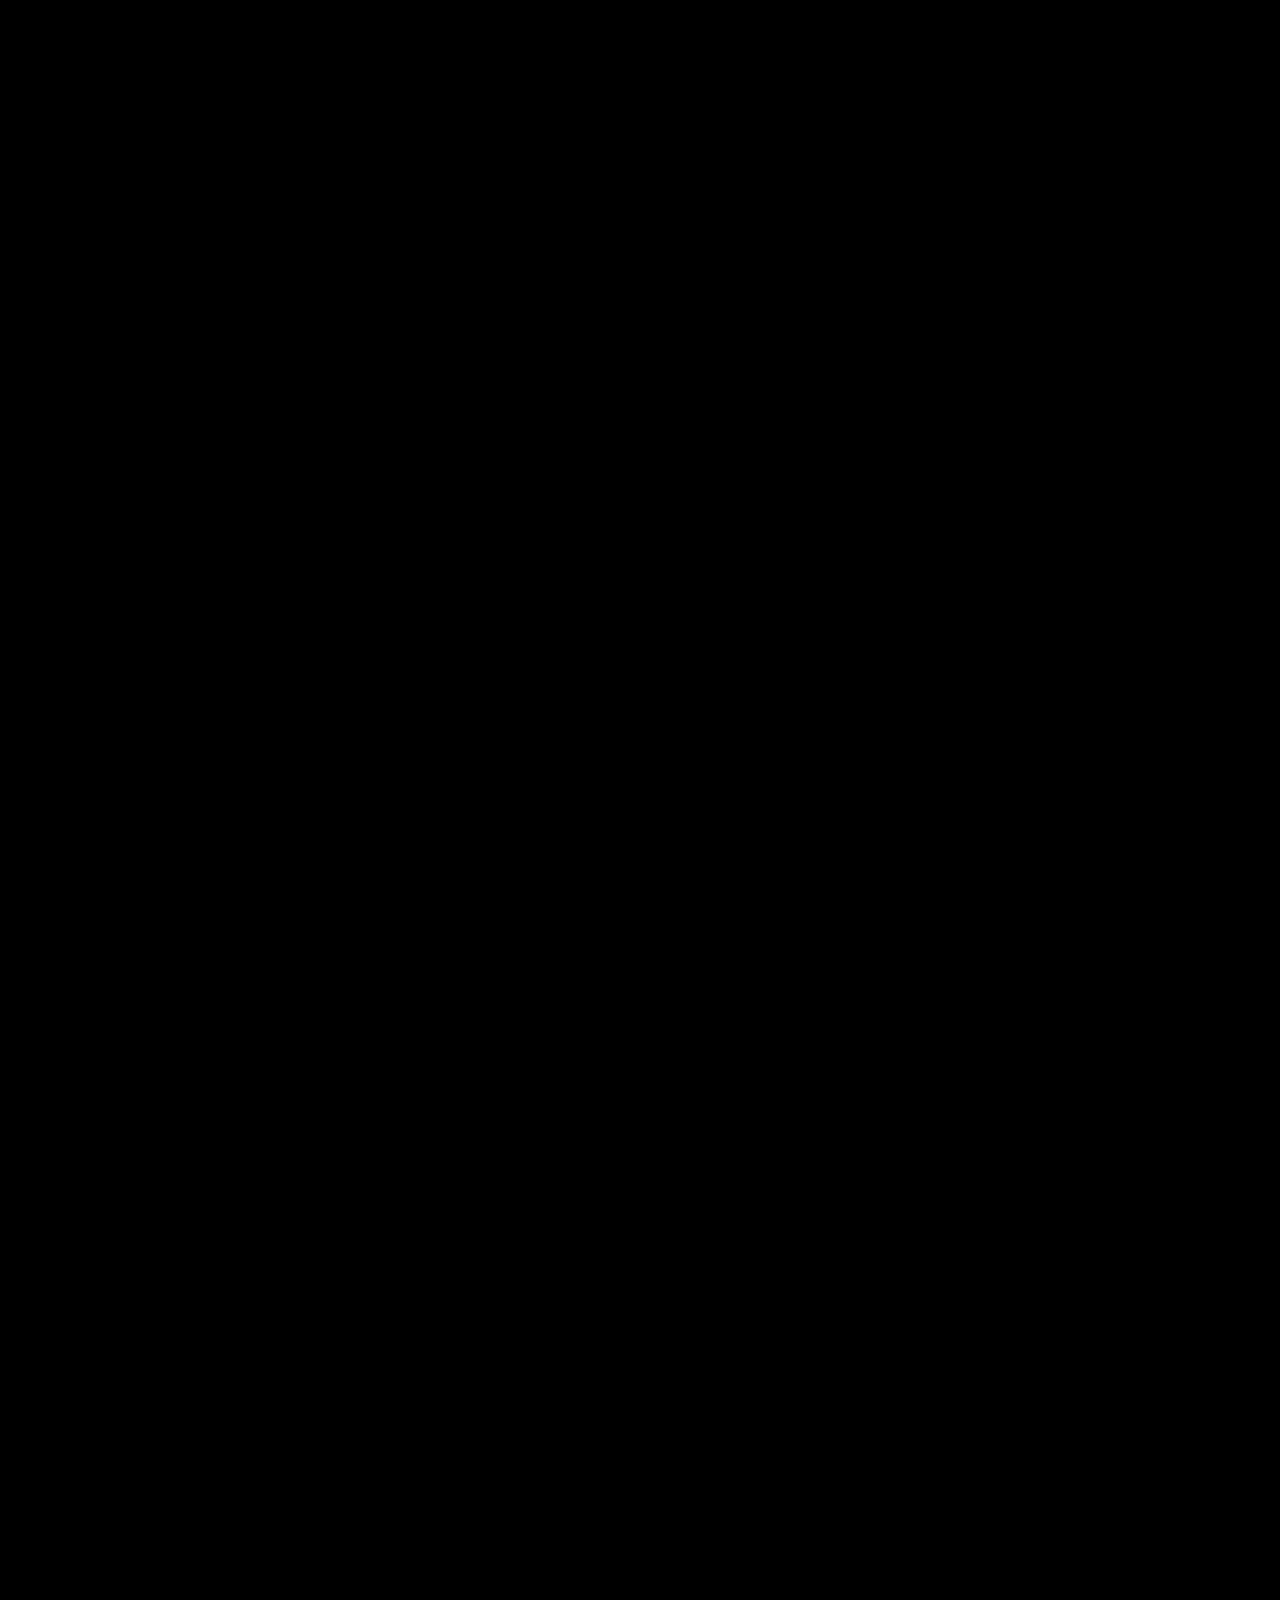
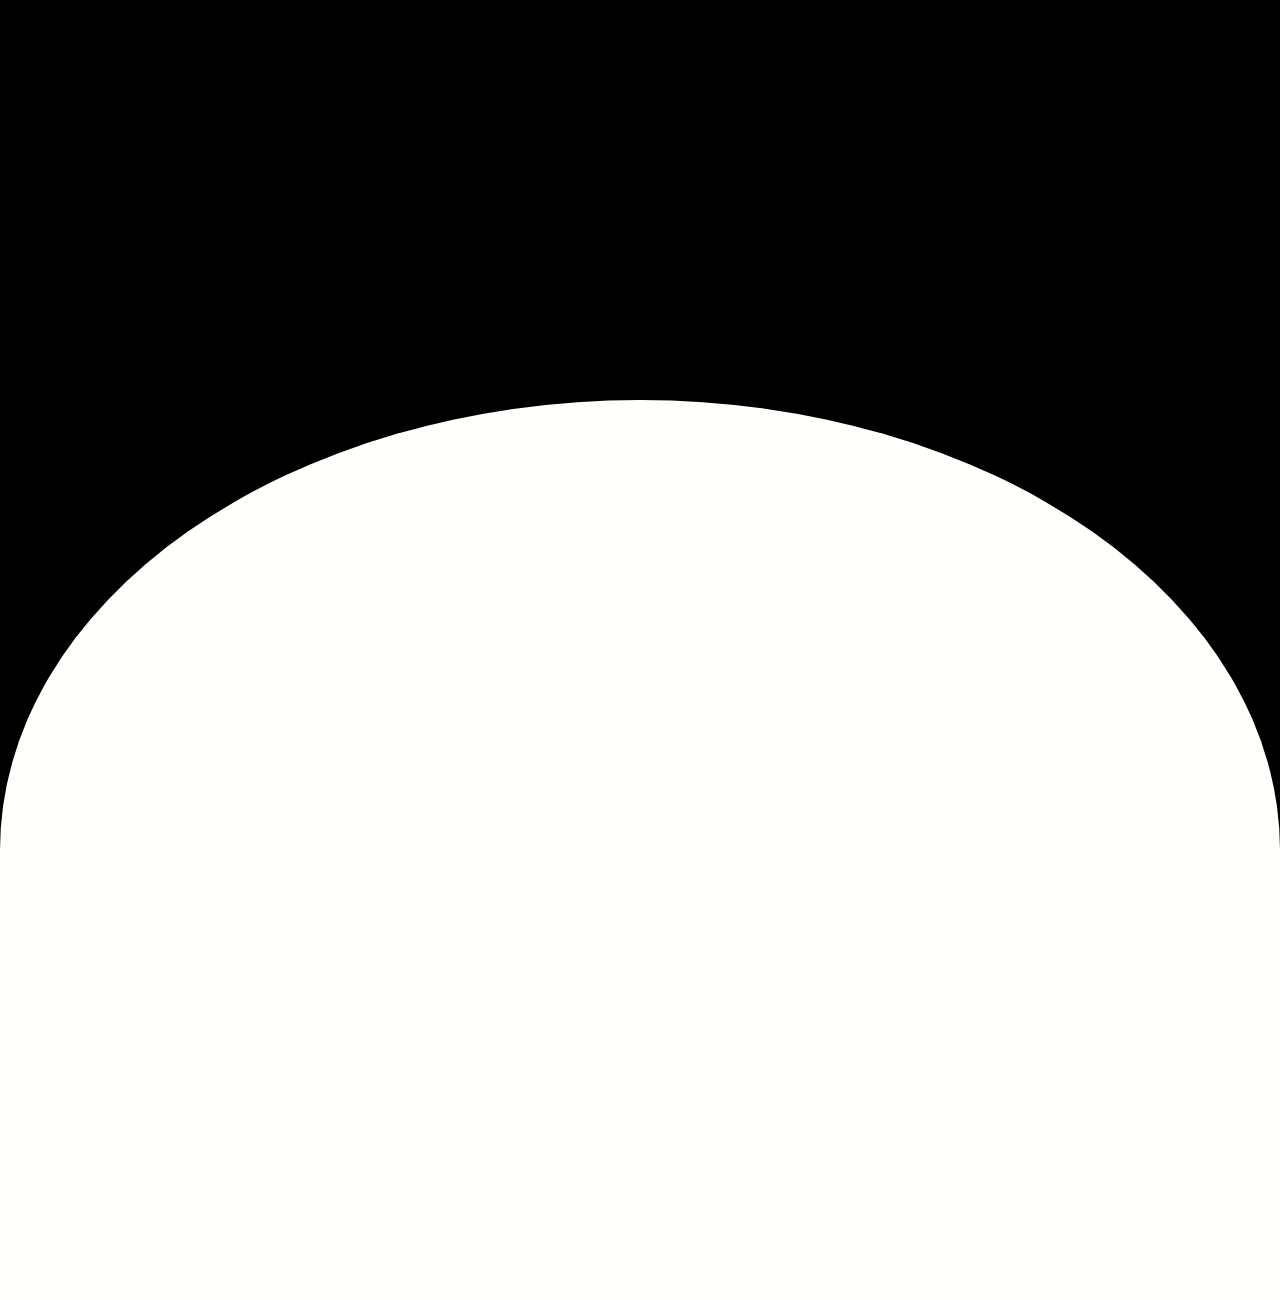
<file: portfolio.html>
<html>
    <head>
        <meta charset="UTF-8">
        <title>Alex Imbert</title>
        <meta name="viewport" content="width=device-width, initial-scale=1.0">
        <link rel="preconnect" href="https://fonts.googleapis.com">
        <link rel="preconnect" href="https://fonts.gstatic.com" crossorigin>
        <link href="https://fonts.googleapis.com/css2?family=Epunda+Slab:ital,wght@0,300..900;1,300..900&family=Jockey+One&family=Open+Sans:ital,wght@0,300..800;1,300..800&display=swap" rel="stylesheet">
        <link rel="stylesheet" href="styles.css">
    </head>
    <body class="background">
        <div class="swipe-up-box">

        </div>
        <canvas id = "bgCanvas">

        </canvas>
        <div class="top-section">
            <div class="top-footer hide">
                <div class="scroll-container">
                    <div class="tech-scroll">
                        <img src="images/javascript.png" alt="" class="logo">
                        <img src="images/python.png" alt="" class="logo">
                        <img src="images/django.png" alt="" class="logo">
                        <img src="images/css.png" alt="" class="logo">
                        <img src="images/html5.png" alt="" class="logo">
                        <img src="images/react.png" alt="" class="logo">
                        <img src="images/git.png" alt="" class="logo">
                        <img src="images/c++.png" alt="" class="logo">
                        <img src="images/c_sharp.svg" alt="" class="logo">
                        <img src="images/unity.png" alt="" class="logo">
                    </div>
                </div>
            </div>
            <div class="top-header hide">
                <h1 class="name-title">Hello, I'm Alex Imbert</h1>
                <p class="name-desc hide">Software Developer | Carleton Univesity & Algonquin College - Interactive Multimedia & Design | 3rd Year Standing</p>
                <div class="buttons-container">
                    <a class="resume-button hide" href="Resume-Alex Imbert-Winter-2026.pdf" download>Resume</a>
                    <a class="contact-button hide" href="mailto:aleximbert@cmail.carleton.ca">Contact Me</a>
                </div>
            </div>
        </div>
        <div class="grid-pattern hide hide-2">
            <div class="projects-section-container">
                <h1 class="project-title-main hide">My Projects</h1>
                <div class="project-type">
                    <button id="c-button" class="project-button pink" onclick="CPlusClicked()">
                        C++/C#
                    </button>
                    <button id="web-button" class="project-button gray" onclick = "WebClicked()">
                        Web Development
                    </button>
                </div>
                <div class="projects-container">
                    <div class="project c-project">
                        <div class="project-info ">
                            <div class="project-title">
                                <h2>
                                    3D Physics Engine
                                </h2>
                                <a href="https://github.com/A-Imbert/3D-Physics-Engine/tree/main" target="_blank">
                                    <img class="link-icon" src="images/link-icon.svg">
                                </a>
                            </div>
                            <p class="tech-info">C++, OpenGL</p>
                            <p>
                                Developed a custom 3D Physics Engine using broadphase and narrowphase collision detection, 
                                using algorithms which include Sweep & Prune, GJK and EPA for collision response. This project demonstrates 
                                a strong use of OOP, linear algebra and low-level programming.  
                            </p>
                        </div>
                        <img  class="project-image" src="images/CubesFalling2.gif">
                    </div>
                    <div class="project c-project">
                        <div class="project-info">
                            <div class="project-title">
                                <h2>
                                    Camera Controlled Tetris
                                </h2>
                                <a href="https://aleximbert.itch.io/luchadolls" target="_blank">
                                    <img class="link-icon" src="images/link-icon.svg">
                                </a>
                            </div>
                            <p class="tech-info">C++</p>
                            <p>
                                Created an interactive Tetris game that uses real-time computer vision to track a colored object through the camera, allowing players to control block positions with physical movement.
                                The system processes live video input to detect color and translate its position into in-game controls, adding a new level of interactivity in the game.
                            </p>
                        </div>
                        <video class="video" autoplay muted playsinline loop controls>
                            <source src="TetrisVideo.mp4" type="video/mp4">
                        </video>
                    </div>
                    <!-- <div class="project c-project">
                        <div class="project-info">
                            <div class="project-title">
                                <h2>
                                    Image Editor
                                </h2>
                                <a href="https://aleximbert.itch.io/luchadolls" target="_blank">
                                    <img class="link-icon" src="images/link-icon.svg">
                                </a>
                            </div>
                            <p class="tech-info">C++</p>
                            <p>
                                Developed an interactive image editing application that allows users to upload, edit, and save images. 
                                Features include adjustable brightness, contrast, saturation, and color balance, as well as a variety of filters such as Gaussian Blur, Oil Paint, and Pixelate. 
                                The editor also includes a layer system that enables users to create, rename, reorder, and delete layers, with the ability to draw directly on individual layers.
                            </p>
                        </div>
                        <img class="project-image" src="images/LuchadollsStart.png">
                    </div> -->
                    <div class="project c-project">
                        <div class="project-info">
                            <div class="project-title">
                                <h2>
                                    Luchadolls - 2 Player Ragdoll Based Game
                                </h2>
                                <a href="https://aleximbert.itch.io/luchadolls" target="_blank">
                                    <img class="link-icon" src="images/link-icon.svg">
                                </a>
                            </div>
                            <p class="tech-info">C#, Unity</p>
                            <p>
                                Collaborative project where we designed and built a 2-player ragdoll fighting game in 10 weeks, featuring physics-driven mechanics and a round-based competitive system.
                                Demonstrating strong skills in C#, Version Control, agile development, collaboration, and time management.
                            </p>
                        </div>
                        <img class="project-image" src="images/LuchadollsStart.png">
                    </div>
                    <div class="project c-project">
                        <div class="project-info">
                            <div class="project-title">
                                <h2>
                                    Ray Tracer
                                </h2>
                                <a href="https://github.com/A-Imbert/Ray-Tracer" target="_blank">
                                    <img class="link-icon" src="images/link-icon.svg">
                                </a>
                            </div>
                            <p class="tech-info">C#, HLSL</p>
                            <p>
                                Implemented a ray tracer capable of rendering arbitrary polygonal shapes with support for diffuse and specular materials.
                                Designed a camera system that casts rays per pixel, simulating light interactions through reflection and material scattering to compute final pixel colors. 
                                This project demonstrates skills in programming, linear algebra, vector math, and low-level rendering techniques.
                            </p>
                        </div>
                        <img class="project-image" src="images/RayTracer.png">
                    </div>
                    <div class="project c-project">
                        <div class="project-info">
                            <h2>
                                2D Space Invaders - Custom Arduino Controller
                            </h2>
                            <p class="tech-info">C++</p>
                            <p>
                                Created a Space Invaders clone in Processing controlled using Serial Communication by a custom Arduino-built game controller. Implemented serial communication between hardware and software, 
                                showcasing skills in hardware integration, and embedded programming.
                            </p>
                        </div>
                        <img class="project-image" src="images/SpaceInvaders.gif">
                    </div>
                    <div class="project web-project hide-2">
                        <div class="project-info">
                            <div class="project-title">
                                <h2>
                                    StrumUp
                                </h2>
                                <a href="https://github.com/A-Imbert/StrumUp" target="_blank">
                                    <img class="link-icon" src="images/link-icon.svg">
                                </a>
                            </div>
                            <p class="tech-info">Django, React, Javascript, Python, HTML, CSS</p>
                            <p>
                                StrumUp is an interactive web app designed to make learning guitar chords engaging and fun.
                                Users can practice identifying chords either visually or by listening to chord sounds.
                            </p>
                        </div>
                        <img height = 400 class="project-image" src="images/StrumUp.png">
                    </div>
                    <div class="project web-project hide-2">
                        <div class="project-info">
                            <div class="project-title">
                                <h2>
                                    RateMyRoom
                                </h2>
                            </div>
                            <p class="tech-info">Django, JS, Python, HTML, CSS</p>
                            <p>
                                Collaborated on the development of RateMyRoom, a website where users can rate and provide feedback on rooms across Carleton University. 
                                Implemented web scraping with Selenium to gather data. Worked in a Scrum environment using Jira for task management and progress tracking.
                            </p>
                        </div>
                        <img height = 400 class="project-image" src="images/RateMyRoom.png">
                    </div>
                    <div class="project web-project hide-2">
                        <div class="project-info">
                            <div class="project-title">
                                <h2>
                                    Roll of The Dice - Digital Magazine
                                </h2>
                                <a href="rollOfTheDice/" target="_blank">
                                    <img class="link-icon" src="images/link-icon.svg">
                                </a>
                            </div>
                            <p class="tech-info">JS, HTML, CSS</p>
                            <p>
                                Collaborated on the creation of a digital magazine exploring facts about gambling. 
                                Designed and developed a fully responsive layout using HTML and CSS, ensuring accessibility and a cohesive visual style across devices.
                            </p>
                        </div>
                        <img height = 400 class="project-image" src="images/Magazine.png">
                    </div>
                </div>
            </div>
        </div>
        
        <div class="media-icon hide">
            <a href="https://www.linkedin.com/in/alex-imbert-318909357/" target="_blank">
                <img src= "images/linkedIn.svg" alt="linkedIn" color="white" >
            </a>
        </div>
        <script src = "gsap.min.js"></script>
        <script src="animation.js"></script>
    </body>
</html>
</file>
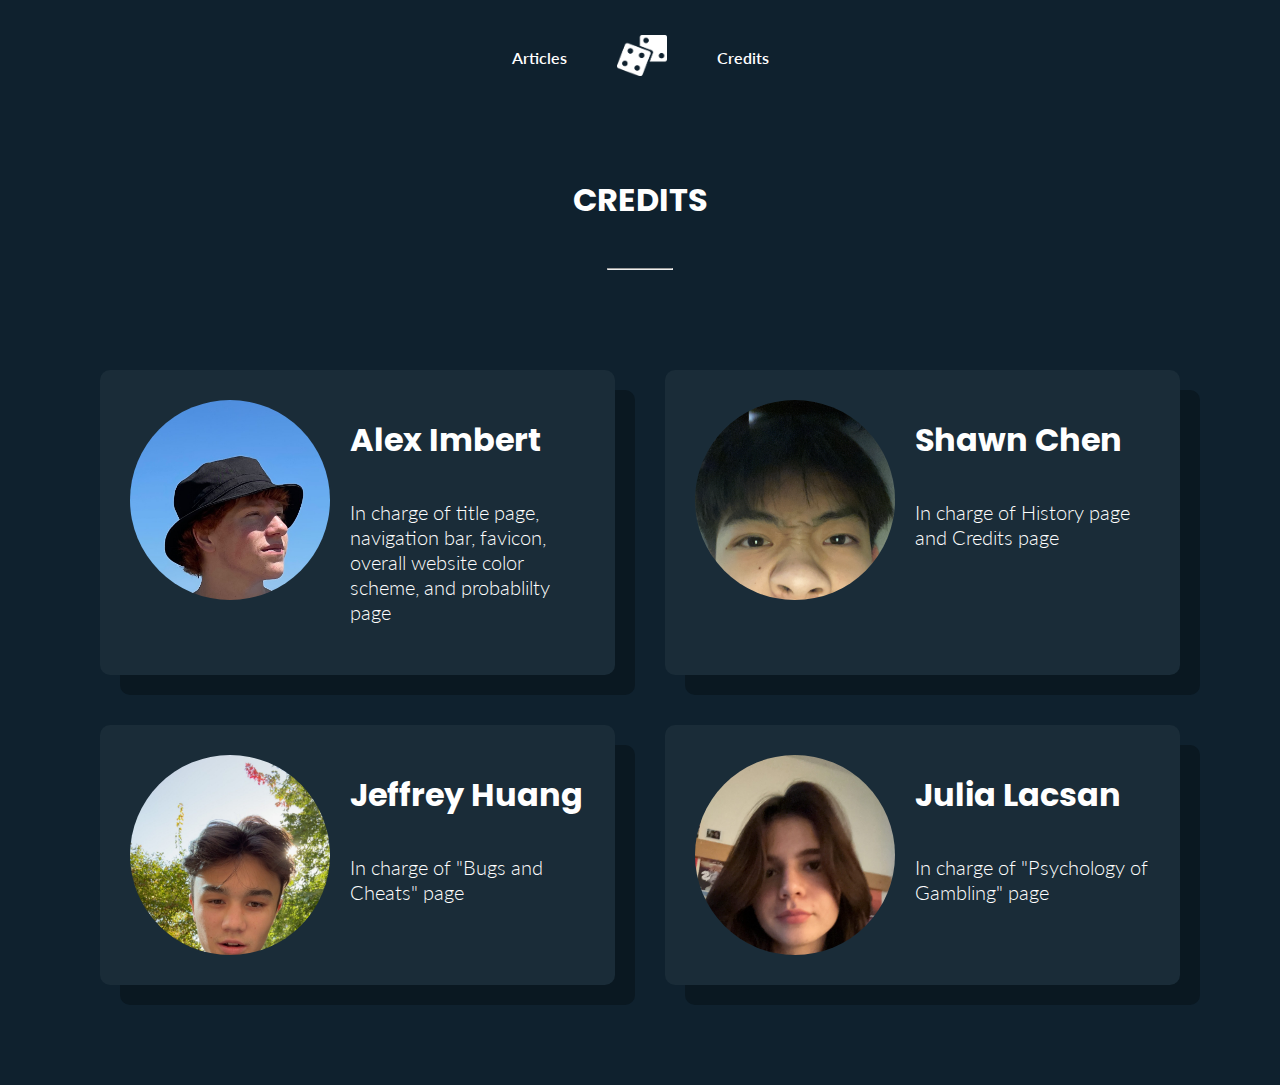
<file: rollOfTheDice/credits.html>
<!DOCTYPE html>
<html lang="en">
<head>
    <meta charset="UTF-8">
    <meta name="viewport" content="width=device-width, initial-scale=1.0">
    <title>Credits</title>
    <link rel="stylesheet" href="styles/reset.css">
    <link rel="stylesheet" href="styles/styles.css">
    <link rel="stylesheet" href="styles/styles_credit.css">
    <link rel="preconnect" href="https://fonts.googleapis.com">
    <link rel="preconnect" href="https://fonts.gstatic.com" crossorigin>
    <link href="https://fonts.googleapis.com/css2?family=Arimo:ital,wght@0,400..700;1,400..700&family=Lato:ital,wght@0,100;0,300;0,400;0,700;0,900;1,100;1,300;1,400;1,700;1,900&family=Open+Sans:ital,wght@0,300..800;1,300..800&family=Varela+Round&display=swap" rel="stylesheet">
    <link rel="preconnect" href="https://fonts.googleapis.com">
    <link rel="preconnect" href="https://fonts.gstatic.com" crossorigin>
    <link href="https://fonts.googleapis.com/css2?family=Poppins:ital,wght@0,100;0,200;0,300;0,400;0,500;0,600;0,700;0,800;0,900;1,100;1,200;1,300;1,400;1,500;1,600;1,700;1,800;1,900&display=swap" rel="stylesheet">
    <link rel="icon" type="image/x-icon" href="imgs/credits_icon.png">
</head>
<body>
    <header>
        <nav id="nav">
            <button>
                <a href="index.html#articles">
                    Articles
                </a>
            </button>
            <a href="index.html">
                <img src="imgs/dicewhite.png" alt="logo" class="logo">
            </a>
            <button>
                <a class = "special" href="credits.html">
                    Credits
                </a>
            </button>
            <div class="progressBar">
                <div class="filled"></div>
            </div>
        </nav>

    </header>
    <body class="lato-thin">
        <h1 class="large">&nbsp;</h1>
        <h1 class="large">&nbsp;</h1>
        <h1 class="poppins-bold large centered" id="title"></h1>
        <h1 class="large">&nbsp;</h1>
        <hr width="5%">
        <div class="grid-credits">
            <div class="cardA">
                <div class="cardimg">
                    <img src="imgs/image1.jpg" alt="Picture of Alex">
                </div>
                <div class="cardtxt">
                    <h1 class="large poppins-bold">Alex Imbert</h1>
                    <h1 class="large">&nbsp</h1>
                    <p class="medium">In charge of title page, navigation bar, favicon, overall website color scheme, and probablilty page</p>
                </div>
            </div>
            <div class="cardB">
                <div class="cardimg">
                    <img src="imgs/image2.jpeg" alt="Picture of Shawn">
                </div>
                <div class="cardtxt">
                    <h1 class="large poppins-bold">Shawn Chen</h1>
                    <h1 class="large">&nbsp</h1>
                    <p class="medium">In charge of History page and Credits page</p>
                </div>
            </div>
            <div class="cardC">
                <div class="cardimg">
                    <img src="imgs/image3.jpg" alt="Picture of Jeffrey">
                </div>
                <div class="cardtxt">
                    <h1 class="large poppins-bold">Jeffrey Huang</h1>
                    <h1 class="large">&nbsp</h1>
                    <p class="medium">In charge of "Bugs and Cheats" page</p>
                </div>
            </div>
            <div class="cardD">
                <div class="cardimg">
                    <img src="imgs/image4.jpg" alt="Picture of Julia">
                </div>
                <div class="cardtxt">
                    <h1 class="large poppins-bold">Julia Lacsan</h1>
                    <h1 class="large">&nbsp</h1>
                    <p class="medium">In charge of "Psychology of Gambling" page</p>
                </div>
            </div>
        </div>
        <script src="scripts/script_credits.js"></script>
    </body>
</body>
<footer>
        
</footer>

</html>
</file>
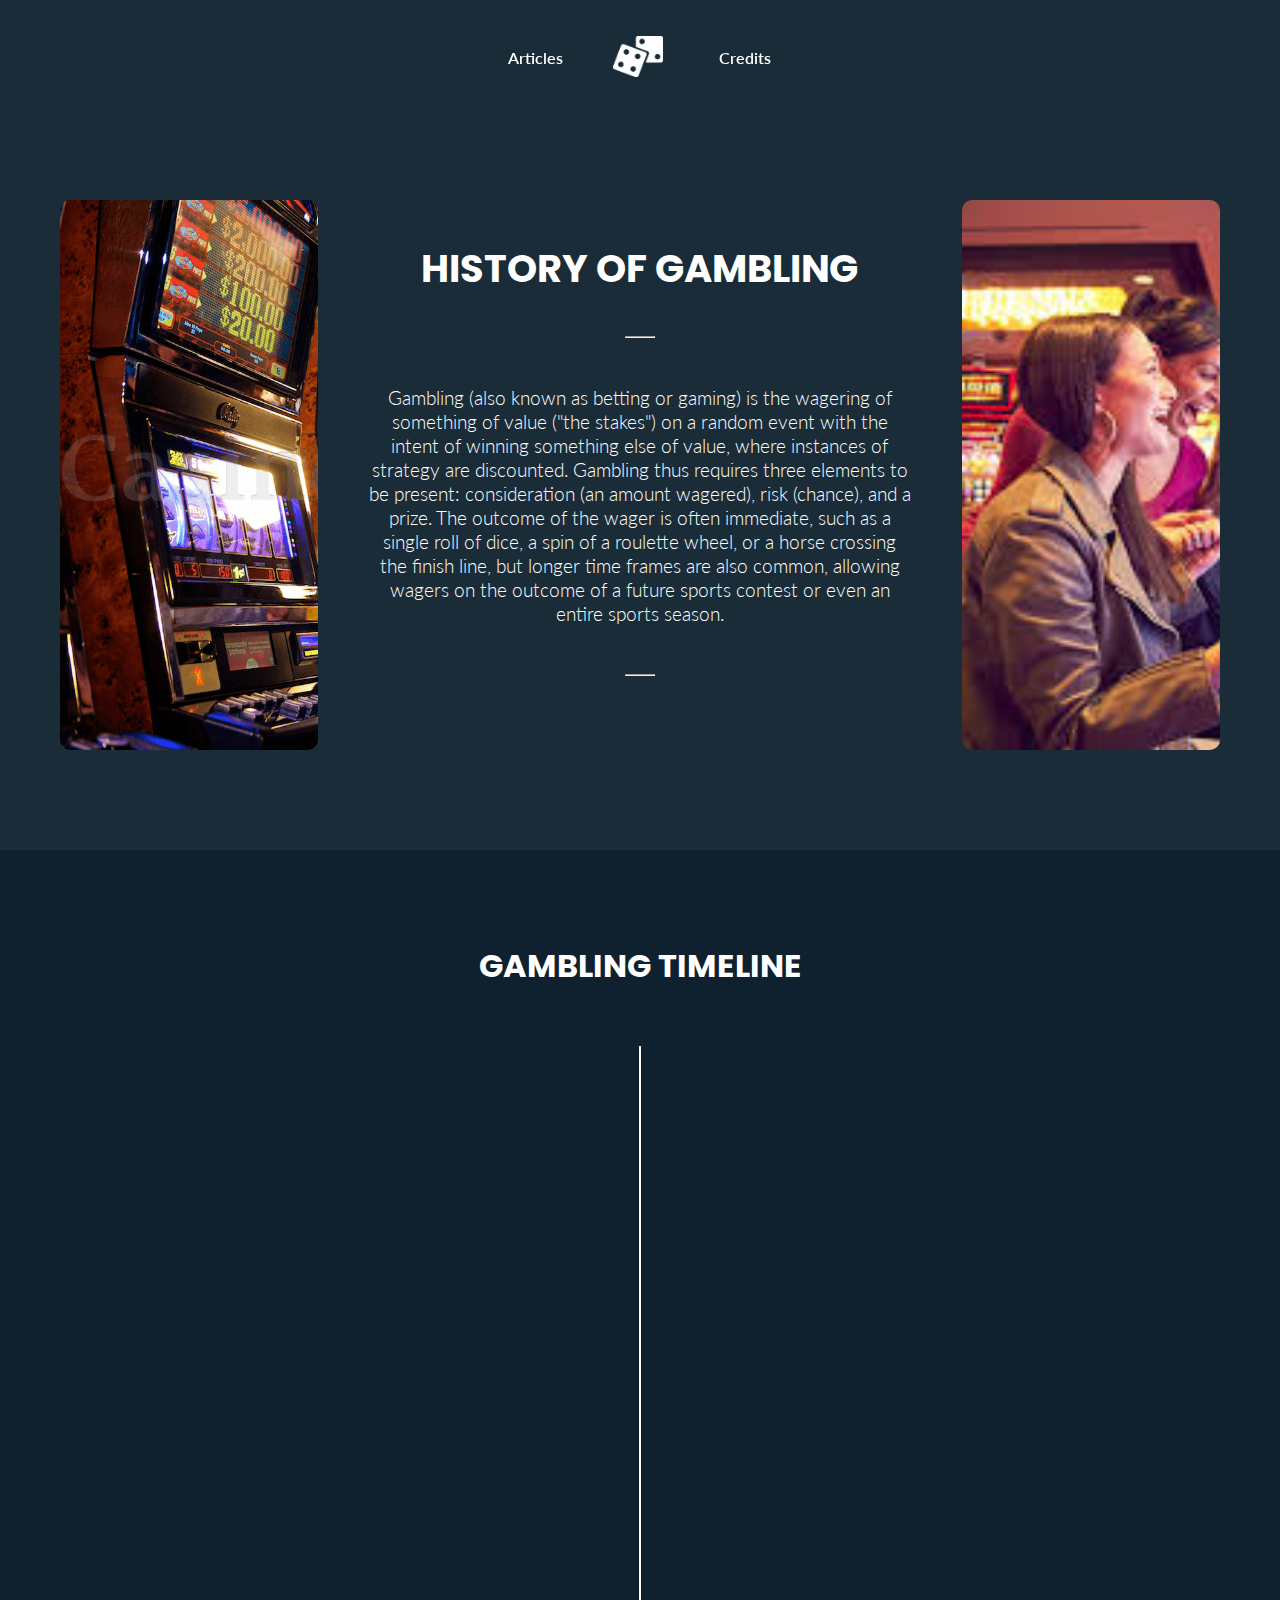
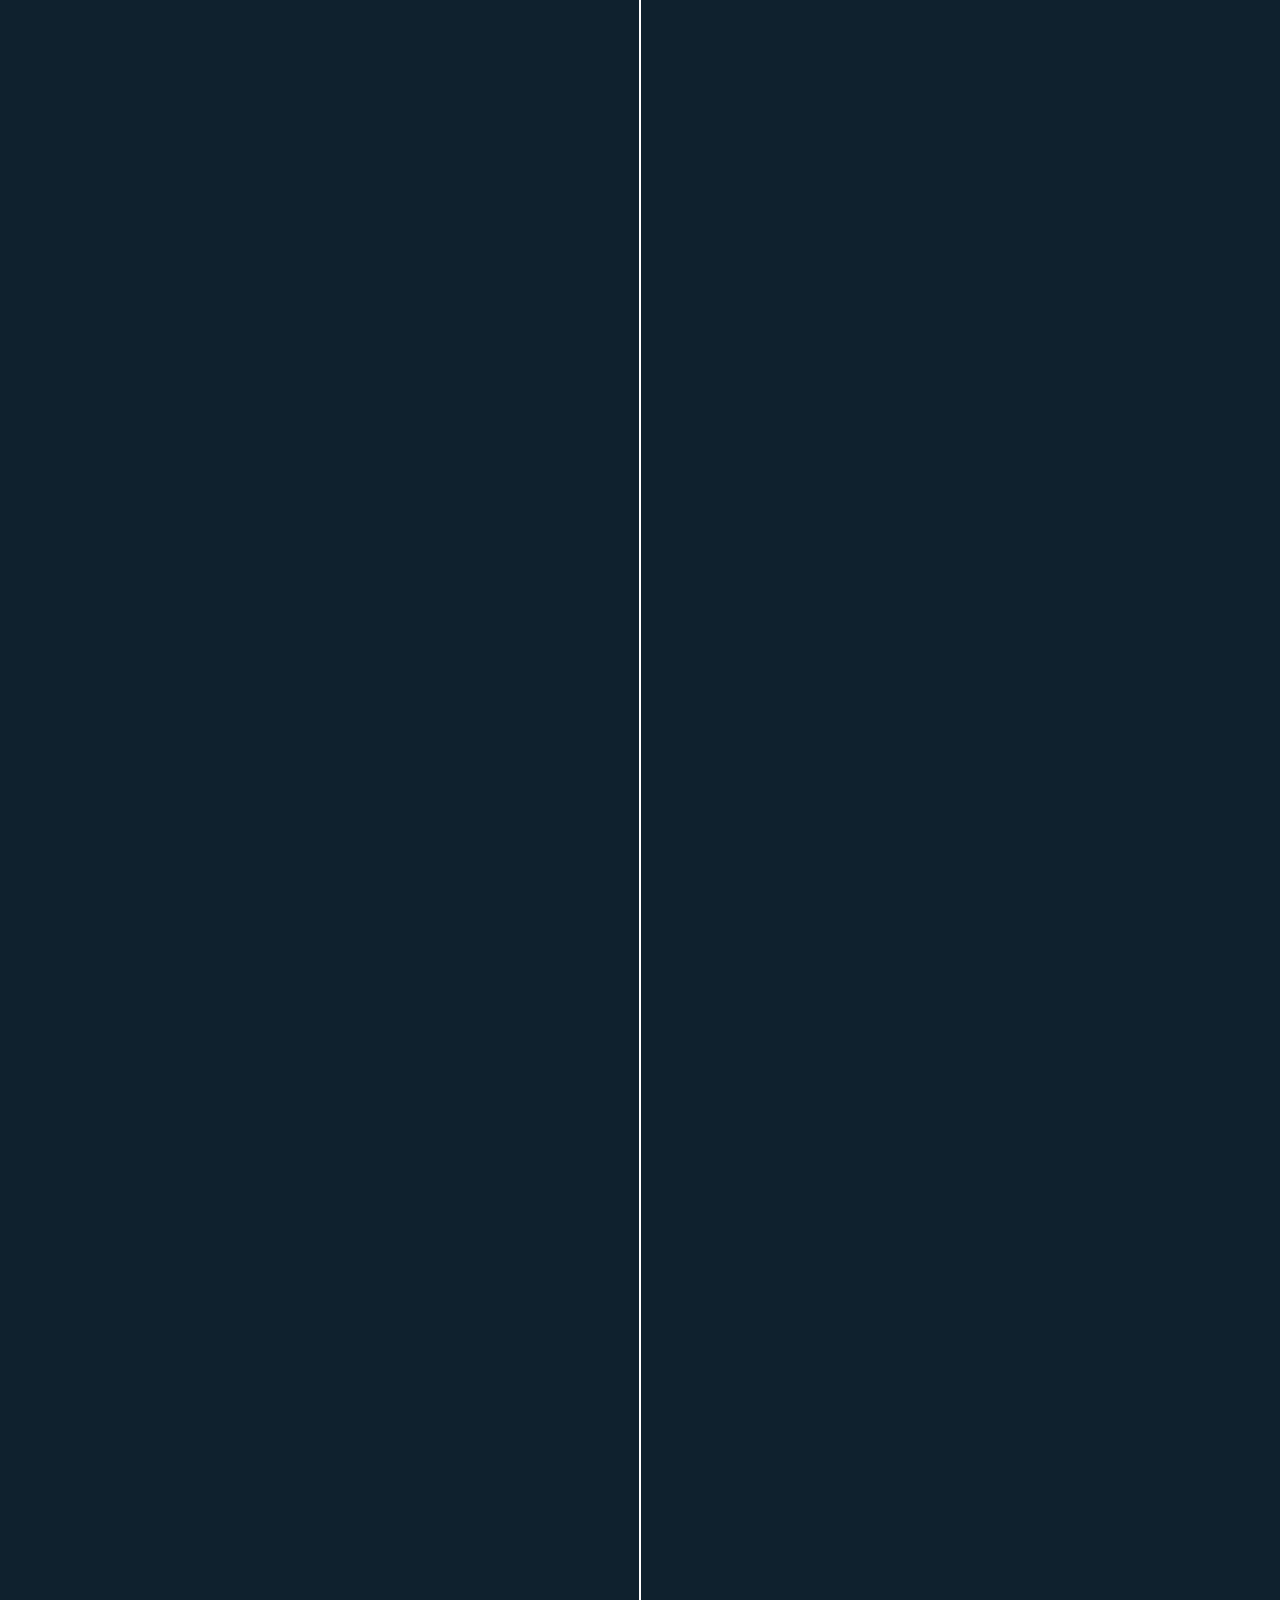
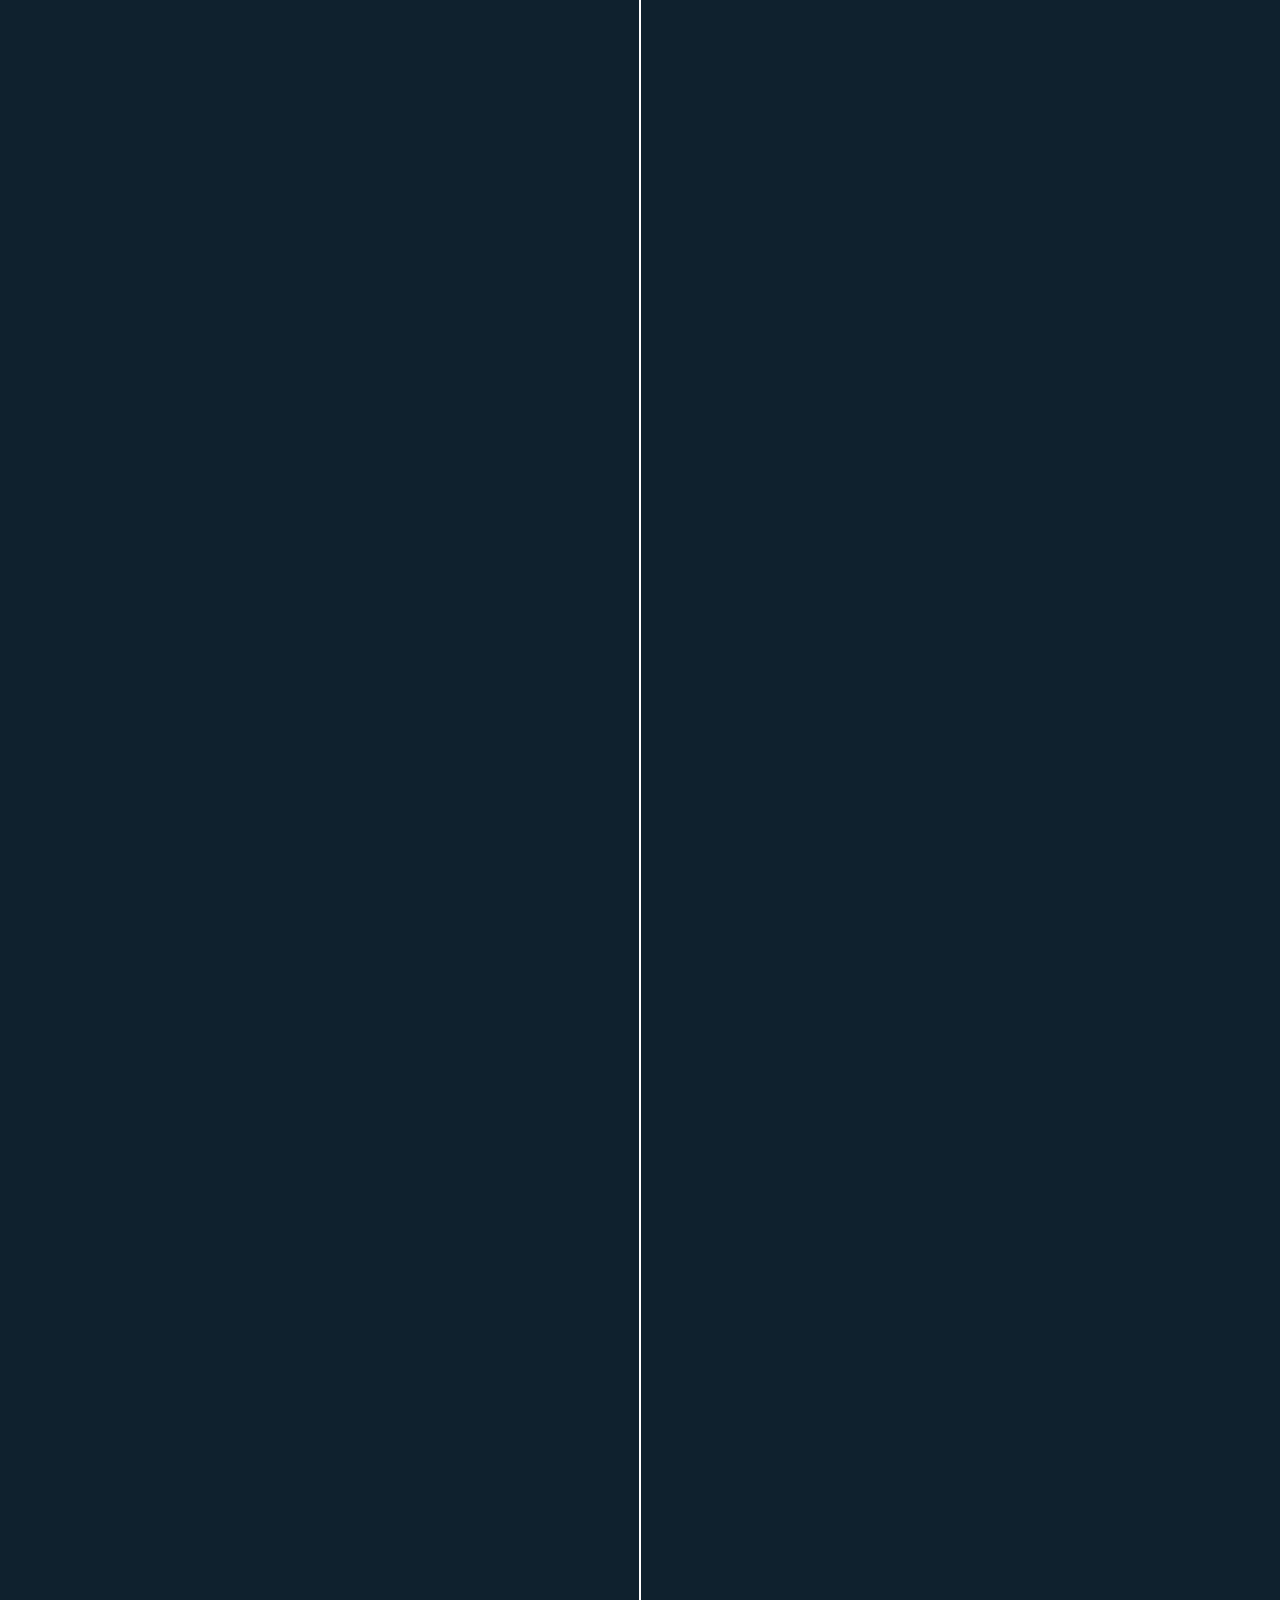
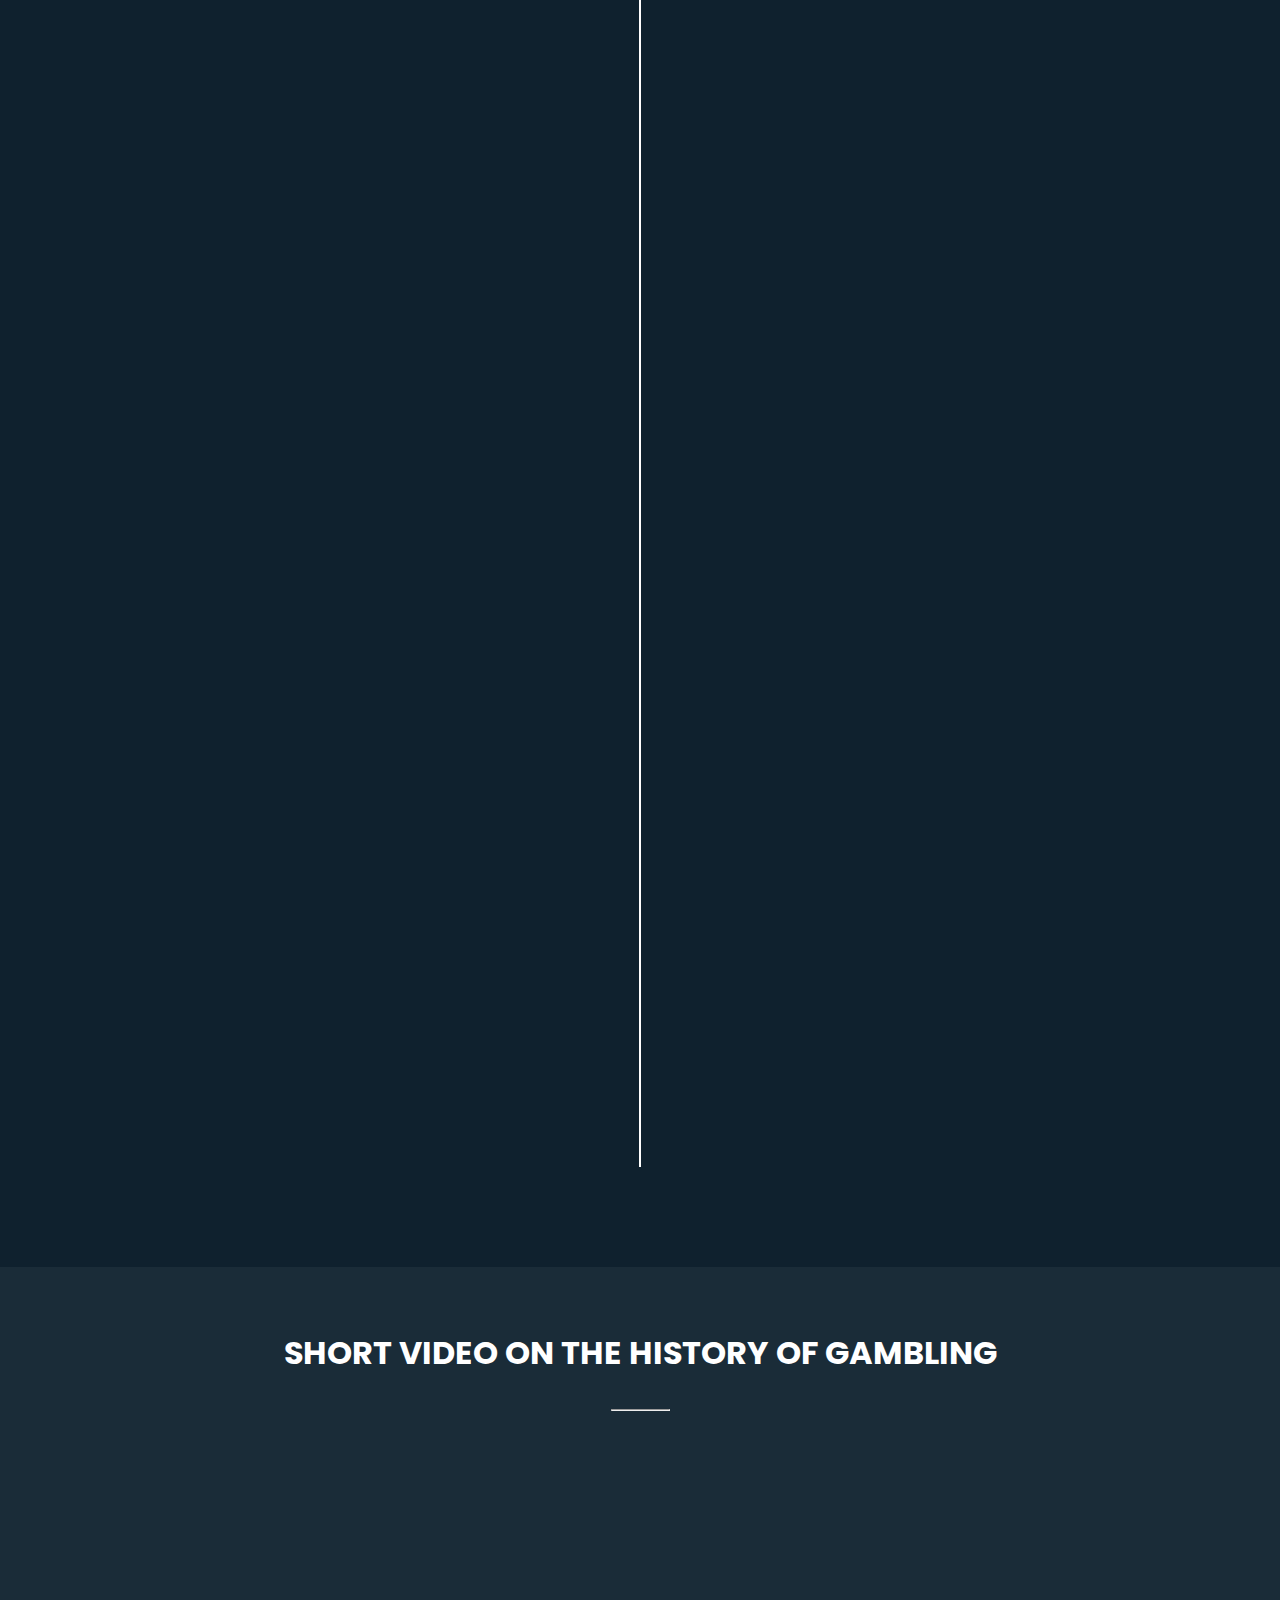
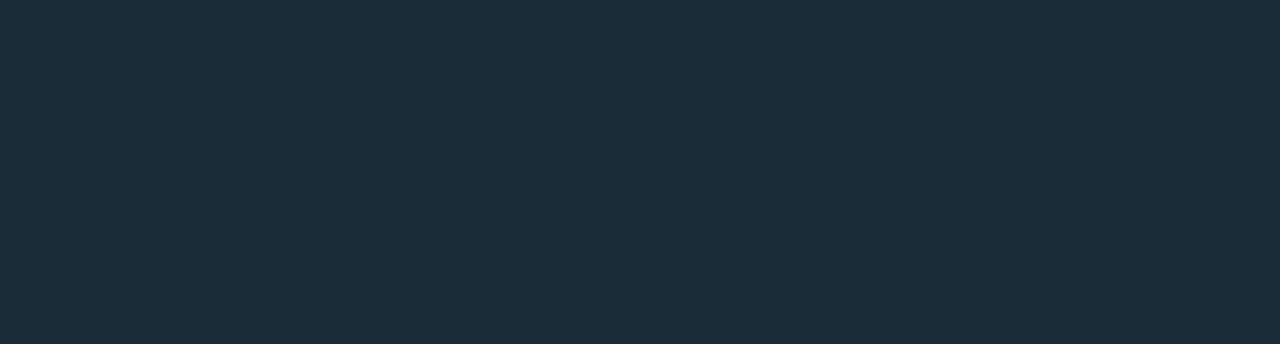
<file: rollOfTheDice/history.html>
<!DOCTYPE html>
<html lang="en">

<head>
    <meta charset="UTF-8">
    <meta name="viewport" content="width=device-width, initial-scale=1.0">
    <title>History</title>
    <link rel="stylesheet" href="styles/reset.css">
    <link rel="stylesheet" href="styles/styles_history.css">
    <link rel="preconnect" href="https://fonts.googleapis.com">
    <link rel="preconnect" href="https://fonts.gstatic.com" crossorigin>
    <link href="https://fonts.googleapis.com/css2?family=Arimo:ital,wght@0,400..700;1,400..700&family=Lato:ital,wght@0,100;0,300;0,400;0,700;0,900;1,100;1,300;1,400;1,700;1,900&family=Open+Sans:ital,wght@0,300..800;1,300..800&family=Varela+Round&display=swap" rel="stylesheet">
    <link rel="preconnect" href="https://fonts.googleapis.com">
    <link rel="preconnect" href="https://fonts.gstatic.com" crossorigin>
    <link href="https://fonts.googleapis.com/css2?family=Poppins:ital,wght@0,100;0,200;0,300;0,400;0,500;0,600;0,700;0,800;0,900;1,100;1,200;1,300;1,400;1,500;1,600;1,700;1,800;1,900&display=swap" rel="stylesheet">

    <script src="scripts/script_history.js" defer></script>

</head>

<body class="historyBg">
    <header>
        <nav id="nav">
            <button>
                <a href="index.html#articles">
                    Articles
                </a>
            </button>
            <a href="index.html">
                <img src="imgs/dicewhite.png" alt="logo" class="logo">
            </a>
            <button>
                <a href="credits.html">
                    Credits
                </a>
            </button>
            <div class="progressBar">
                <div class="filled"></div>
            </div>
        </nav>
    </header>
    <body>
        <div class="grid-slots-1 lato-thin">
            <div class="img-container">
                <img src="imgs/slotsAA.png" class="imgAA" alt="A row of slot machines">
            </div>
            <div class="textA">
                <h1 class="poppins-bold large">HISTORY OF GAMBLING</h1>
                <h1 class="large">&nbsp;</h1>
                <hr width="5%">
                <h1 class="large">&nbsp;</h1>
                <p>Gambling (also known as betting or gaming) is the wagering of something of value ("the stakes") on a
                    random event with the intent of winning something else of value, where instances of strategy are
                    discounted. Gambling thus requires three elements to be present: consideration (an amount wagered),
                    risk (chance), and a prize. The outcome of the wager is often immediate, such as a single roll of
                    dice, a spin of a roulette wheel, or a horse crossing the finish line, but longer time frames are
                    also common, allowing wagers on the outcome of a future sports contest or even an entire sports
                    season.</p>
                <h1 class="large">&nbsp;</h1>
                <hr width="5%">
                <h1 class="large">&nbsp;</h1>
            </div>
            <div class="img-container">
                <img src="imgs/slotsAB.jpg" class="imgAB" alt="People cheering while playing slots">
            </div>
        </div>
        <section class="timeline-section">
            <h1 class="large poppins-bold centered">GAMBLING TIMELINE</h1>
            <h1 class="large">&nbsp;</h1>
            <h1 class="large">&nbsp;</h1>
            <div class="timeline-items">
                <div class="timeline-item hide-item">
                    <div class="timeline-dot"></div>
                    <div class="timeline-date">Pre-historic times</div>
                    <div class="timeline-content">
                        <h3>Prehistoric Period</h3>
                        <p>Evidence suggests that gambling activities, such as casting lots or drawing straws, were
                            practiced among ancient civilizations. </p>
                        <img src="imgs/ghost_gamble_game.jpg"
                            alt="Native americans playing ghost gamble game">
                    </div>
                </div>
                <div class="timeline-item hide-item">
                    <div class="timeline-dot"></div>
                    <div class="timeline-date">3000 BC</div>
                    <div class="timeline-content">
                        <h3>Earliest Form of Gambling</h3>
                        <p>The earliest six-sided dice are believed to have been used in Mesopotamia (modern-day Iraq).
                        </p>
                        <img src="imgs/mesopotamian_gambling.jpg"
                            alt="depiction of gambling in mesopotamia on pottery">
                    </div>
                </div>
                <div class="timeline-item hide-item">
                    <div class="timeline-dot"></div>
                    <div class="timeline-date">500 BC</div>
                    <div class="timeline-content">
                        <h3>Earliest Casinos</h3>
                        <p>The first recorded official gambling houses, or "casinos," were established in ancient Rome.
                        </p>
                        <img src="imgs/ancient_roman_gambling.jpg"
                            alt="gambling equipment in ancient rome">
                    </div>
                </div>
                <div class="timeline-item hide-item">
                    <div class="timeline-dot"></div>
                    <div class="timeline-date">500 AC</div>
                    <div class="timeline-content">
                        <h3>Middle Ages Gambling</h3>
                        <p>Gambling becomes widespread across Europe, with games like dice, cards, and betting on animal
                            fights gaining popularity.</p>
                        <img src="imgs/middle_ages_gambling.jpg"
                            alt="gambling in the middle ages, showing people playing cards">
                    </div>
                </div>
                <div class="timeline-item hide-item">
                    <div class="timeline-dot"></div>
                    <div class="timeline-date">1600</div>
                    <div class="timeline-content">
                        <h3>Establishment of Lotteries</h3>
                        <p>Lotteries are widely used by governments to raise revenue for public projects, including the
                            financing of colonies in America.</p>
                        <img src="imgs/18th_century_lottery.jpg" alt="lottery in the 18th century">
                    </div>
                </div>
                <div class="timeline-item hide-item">
                    <div class="timeline-dot"></div>
                    <div class="timeline-date">1700-1800</div>
                    <div class="timeline-content">
                        <h3>Establishment of the Gambling Industry</h3>
                        <p>The emergence of gambling establishments such as casinos and racetracks becomes prominent in
                            Europe and the United States. Gambling grows rapidly in America, with the expansion of
                            saloons offering card games and betting on horse races. </p>
                    </div>
                </div>
                <div class="timeline-item hide-item">
                    <div class="timeline-dot"></div>
                    <div class="timeline-date">1931</div>
                    <div class="timeline-content">
                        <h3>Founding of Las Vegas</h3>
                        <p>Legalization of gambling in Nevada, leading to the development of Las Vegas as a gambling
                            destination. </p>
                        <img src="imgs/las_vegas_1931.jpg" alt="street of las vegas in 1931">
                    </div>
                </div>
                <div class="timeline-item hide-item">
                    <div class="timeline-dot"></div>
                    <div class="timeline-date">1960</div>
                    <div class="timeline-content">
                        <h3>U.S. State Lotteries</h3>
                        <p>The introduction of state lotteries in the United States becomes a significant source of
                            revenue for many states. </p>
                        <img src="imgs/state_lottery.jpg" alt="usa lottery">
                    </div>
                </div>
                <div class="timeline-item hide-item">
                    <div class="timeline-dot"></div>
                    <div class="timeline-date">1980-1990</div>
                    <div class="timeline-content">
                        <h3>The Digital Revolution</h3>
                        <p>The rise of internet technology leads to the development of online gambling platforms,
                            revolutionizing the industry. </p>
                        <img src="imgs/digital_gambling.jpg"
                            alt="chips and cards on a laptop, representing digitalization of the gambling industry">
                    </div>
                </div>
                <div class="timeline-item hide-item">
                    <div class="timeline-dot"></div>
                    <div class="timeline-date">2000</div>
                    <div class="timeline-content">
                        <h3>Asian Gambling Market</h3>
                        <p>Macau becomes known as the "Gambling Capital of the World" with the rapid expansion of its
                            casino industry, surpassing Las Vegas in gambling revenue.</p>
                        <img src="imgs/macau.jpg" alt="macau's skyline under the rising sun">
                    </div>
                </div>
                <div class="timeline-item hide-item">
                    <div class="timeline-dot"></div>
                    <div class="timeline-date">Now</div>
                    <div class="timeline-content">
                        <h3>The Future of Gambling</h3>
                        <p>Gambling regulations and attitudes toward gambling continue to evolve globally, with a focus
                            on responsible gambling practices and the legalization of online gambling in many
                            jurisdictions.</p>
                    </div>
                </div>
            </div>
        </section>
        <div class="video-wrapper">
            <h1 class="poppins-bold large">SHORT VIDEO ON THE HISTORY OF GAMBLING</h1>
            <h1 class="large">&nbsp;</h1>
            <hr width="5%">
            <iframe width="560" height="315" src="https://www.youtube.com/embed/t5hdox3pdtI?si=aqyn-QIw-5A9sF3Z"
            title="YouTube video player" frameborder="0"
            allow="accelerometer; autoplay; clipboard-write; encrypted-media; gyroscope; picture-in-picture; web-share"
            referrerpolicy="strict-origin-when-cross-origin" allowfullscreen class="video-wrapper"></iframe>
        </div>
    </body>
</body>
<footer>
        
</footer>
</html>
</file>
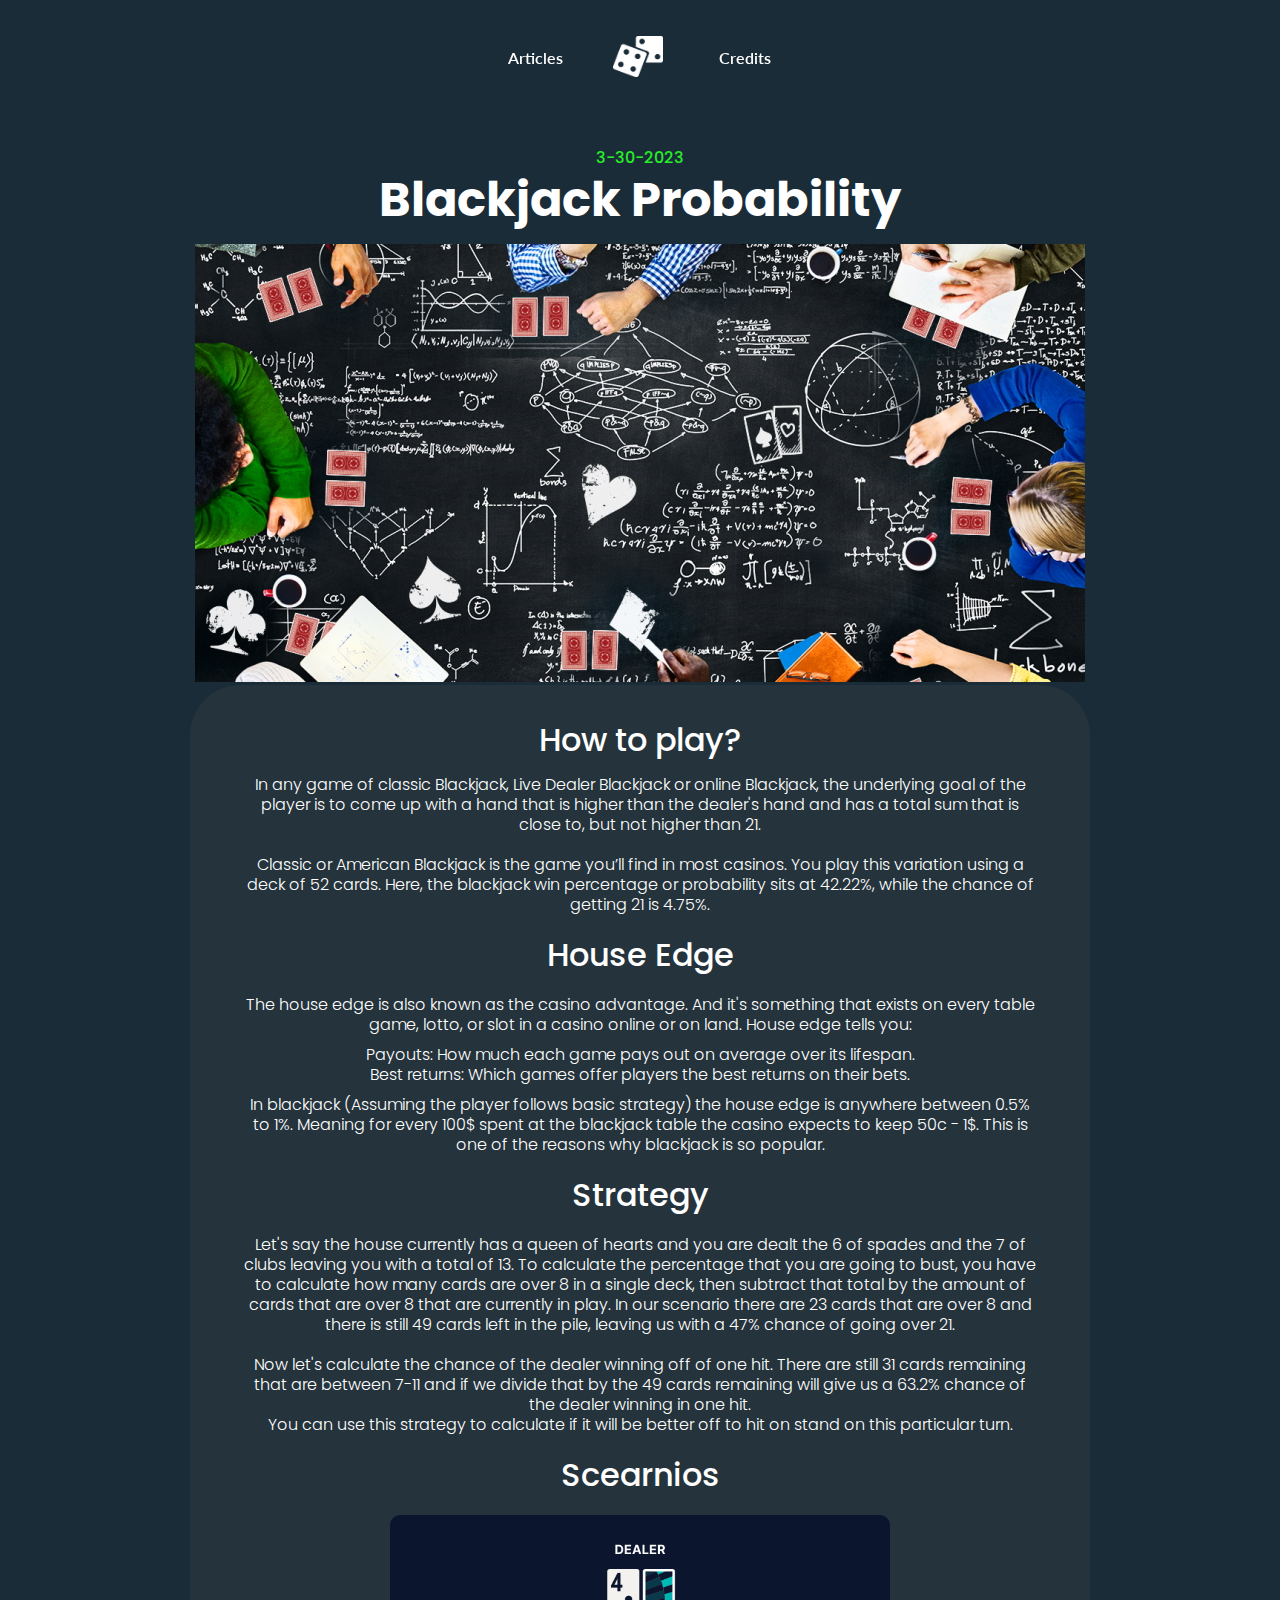
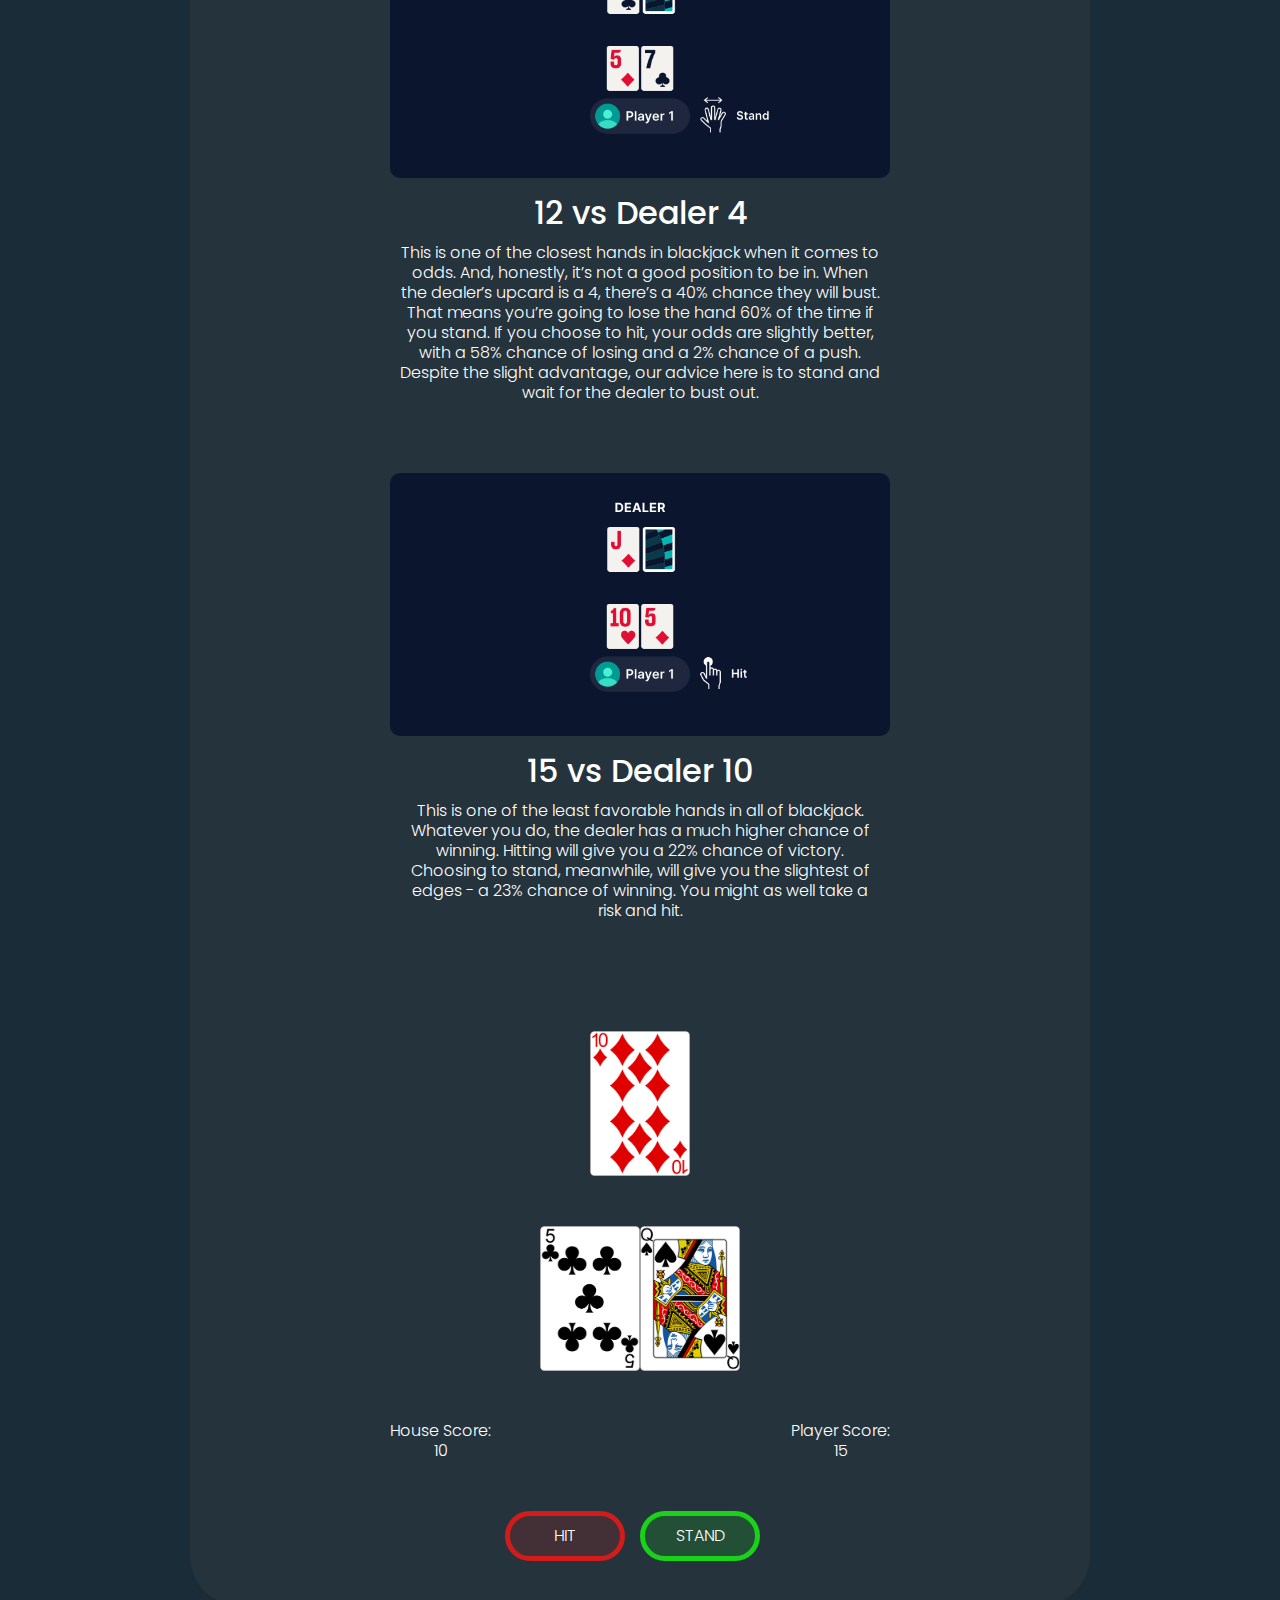
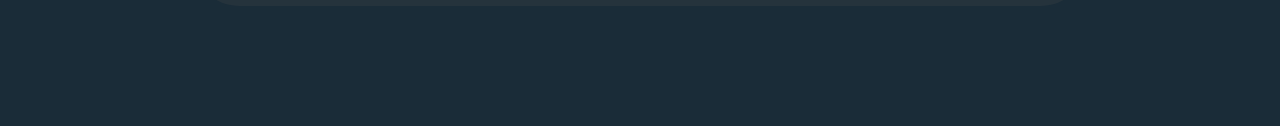
<file: rollOfTheDice/prob.html>
<!DOCTYPE html>
<html>
    <head>
        <link rel="stylesheet" href="styles/reset.css">
        <link rel="stylesheet" href="styles/prob_styles.css">
        <link rel="preconnect" href="https://fonts.googleapis.com">
        <link rel="preconnect" href="https://fonts.gstatic.com" crossorigin>
        <link href="https://fonts.googleapis.com/css2?family=Arimo:ital,wght@0,400..700;1,400..700&family=Lato:ital,wght@0,100;0,300;0,400;0,700;0,900;1,100;1,300;1,400;1,700;1,900&family=Open+Sans:ital,wght@0,300..800;1,300..800&family=Varela+Round&display=swap" rel="stylesheet">
        <link href="https://fonts.googleapis.com/css2?family=Arimo:ital,wght@0,400..700;1,400..700&family=Lato:ital,wght@0,100;0,300;0,400;0,700;0,900;1,100;1,300;1,400;1,700;1,900&family=Open+Sans:ital,wght@0,300..800;1,300..800&family=Poppins:ital,wght@0,100;0,200;0,300;0,400;0,500;0,600;0,700;0,800;0,900;1,100;1,200;1,300;1,400;1,500;1,600;1,700;1,800;1,900&family=Varela+Round&display=swap" rel="stylesheet">
        <link rel="icon" type="image/x-icon" href="imgs/blackjack_favicon.jpg">
        <title>Probability of Blackjack</title>
    </head>
    <body>
        <header>
            <nav id="nav">
                <button>
                    <a href="index.html#articles">
                        Articles
                    </a>
                </button>
                <a href="index.html">
                    <img src="imgs/dicewhite.png" alt="logo" class="logo">
                </a>
                <button>
                    <a href="credits.html">
                        Credits
                    </a>
                </button>
                <div class="progressBar">
                    <div class="filled"></div>
                </div>
            </nav>

        </header>
        <div class="content">
            <div class="titlePart">
                <p class="date">3-30-2023</p>
                <h1 class="articleTitle">Blackjack Probability</h1>
            </div>
            <div class="articleImg">
                <img src="imgs/math_of_gambling.jpg" alt="" class="testing">
            </div>
            <div class="articleContent">
                <div class="blackjackInfo">
                    <h2 class="subtitle">
                        How to play?
                    </h2>
                    <p>
                        In any game of classic Blackjack, Live Dealer Blackjack or online Blackjack, the underlying goal of the player is to come up with a hand that is higher than the dealer's hand and has a total sum that is close to, but not higher than 21.
                    </p>
                    <br>
                    <p>
                        Classic or American Blackjack is the game you’ll find in most casinos. You play this variation using a deck of 52 cards. Here, the blackjack win percentage or probability sits at 42.22%, while the chance of getting 21 is 4.75%.
                    </p>
                    <h2 class="scenarioTitle">House Edge</h2>
                    <p>
                        The house edge is also known as the casino advantage. And it's something that exists on every table game, lotto, or slot in a casino online or on land. House edge tells you:
                        <ul>
                            <li>Payouts: How much each game pays out on average over its lifespan.</li>
                            <li>Best returns: Which games offer players the best returns on their bets.</li>
                        </ul>
                        In blackjack (Assuming the player follows basic strategy) the house edge is anywhere between 0.5% to 1%. Meaning for every 100$ spent at the blackjack table the casino expects to keep 50c - 1$. This is one of the reasons why blackjack is so popular.
                    </p>
                    <h2 class="scenarioTitle">Strategy</h2>
                    <p>Let's say the house currently has a queen of hearts and you are dealt the 6 of spades and the 7 of clubs leaving you with a total of 13. To calculate the percentage that you are going to bust, you have to calculate how many cards are over 8 in a single deck, then subtract that total by the amount of cards that are over 8 that are currently in play. In our scenario there are 23 cards that are over 8 and there is still 49 cards left in the pile, leaving us with a 47% chance of going over 21. </p>
                    <br>
                    <p>Now let's calculate the chance of the dealer winning off of one hit. There are still 31 cards remaining that are between 7-11 and if we divide that by the 49 cards remaining will give us a 63.2% chance of the dealer winning in one hit.</p>
                    <p>You can use this strategy to calculate if it will be better off to hit on stand on this particular turn.</p>
                    <h2 class="scenarioTitle">Scearnios</h2> 
                    <div class="scenarios">
                        <div class="scenarioCard">
                            <img src="imgs/12_v_4.png" alt="12vs4">
                            <h3>12 vs Dealer 4</h3>
                            <p>This is one of the closest hands in blackjack when it comes to odds. And, honestly, it’s not a good position to be in.

                                When the dealer’s upcard is a 4, there’s a 40% chance they will bust. That means you’re going to lose the hand 60% of the time if you stand.
                                
                                If you choose to hit, your odds are slightly better, with a 58% chance of losing and a 2% chance of a push. Despite the slight advantage, our advice here is to stand and wait for the dealer to bust out.
                            </p>
                        </div>
                        <div class="scenarioCard">
                            <img src="imgs/10_vs_15.png" alt="12vs4">
                            <h3>15 vs Dealer 10</h3>
                            <p>This is one of the least favorable hands in all of blackjack. Whatever you do, the dealer has a much higher chance of winning.

                                Hitting will give you a 22% chance of victory. Choosing to stand, meanwhile, will give you the slightest of edges - a 23% chance of winning. You might as well take a risk and hit.
                            </p>
                        </div>
                    </div>
                    <div class="blackjack">
                        <div class="houseCards">
        
                        </div>
                        <div class="playerCards">
                            
                        </div>
                        <div class="scores">
                            <div>
                                <h2>House Score:</h2>
                                <h3 id = "houseScore"></h3>
                            </div>
                            <div>
                                <h2>Player Score:</h2>
                                <h3 id = "playerScore"></h3>
                            </div>
                        </div>
                        <div class="blackjackButtons">
                            <button onclick="hit()" class="hitButton" id="hit">HIT</button>
                            <button onclick="stand()" class="standButton" id="stand">STAND</button>
                            <button onclick="start()" class="restartButton" id="restart">RESTART</button>
                        </div>
                        <h3 id="condition"></h3>
                    </div>
                </div>
            </div>
        </div>
        <script src="scripts/script_prob.js"></script>
    </body>
    <footer>

    </footer>
</html>
</file>
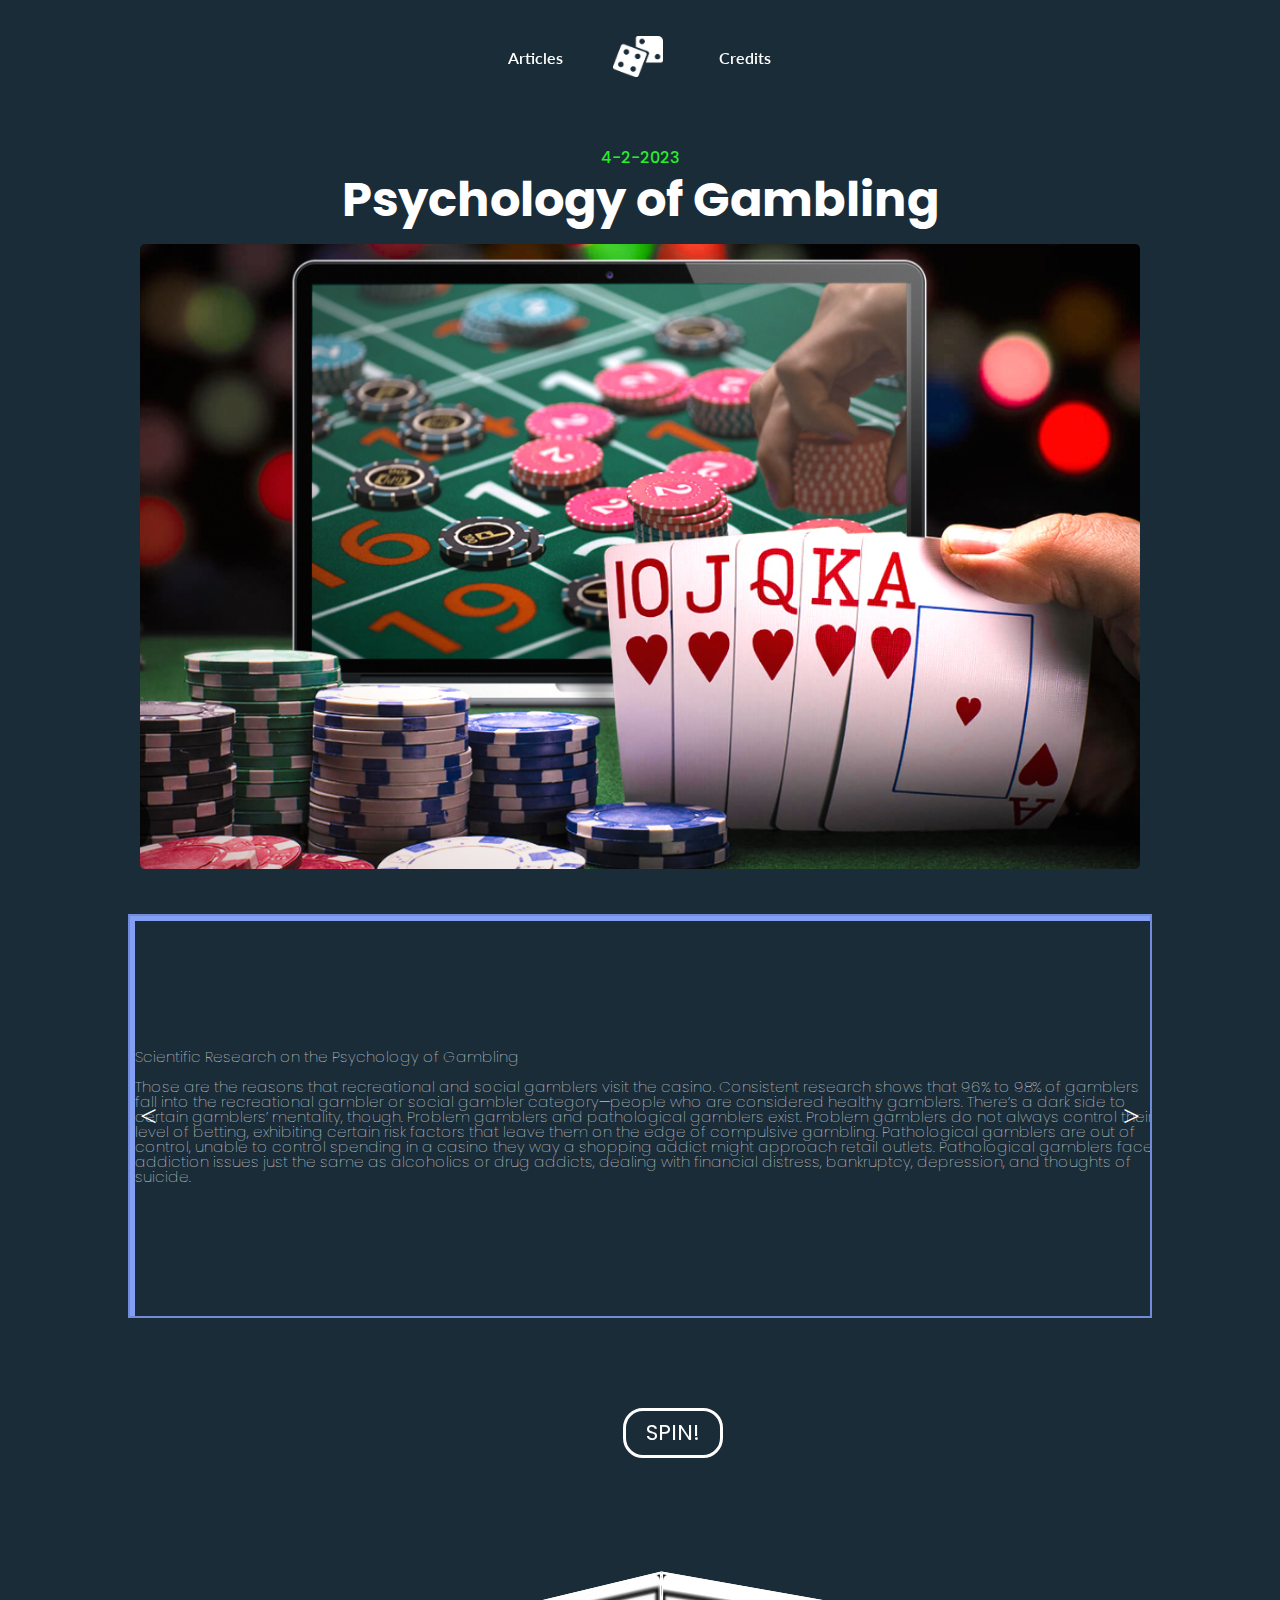
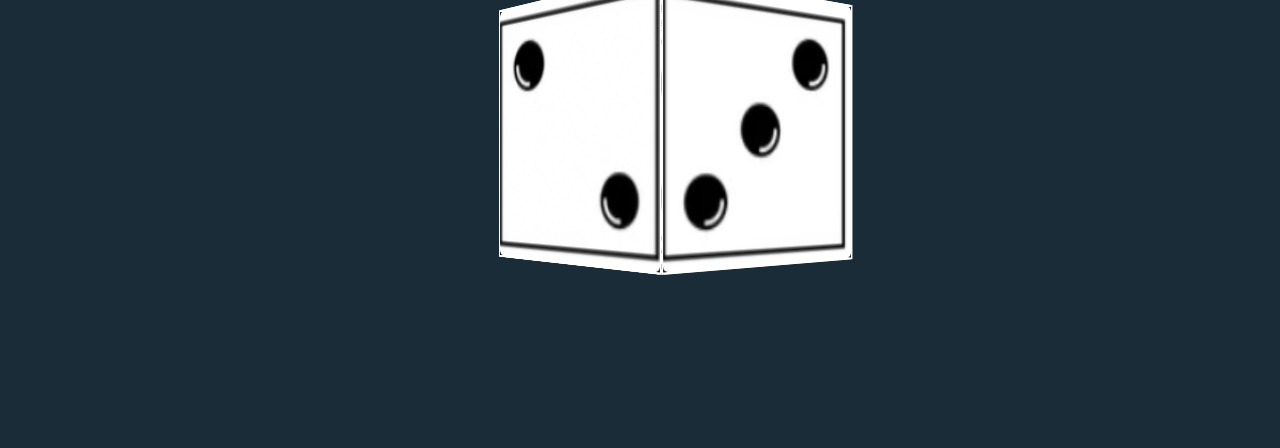
<file: rollOfTheDice/psych.html>
<!DOCTYPE html>
<html>
    <head>
        <link rel="stylesheet" href="styles/reset.css">
        <link rel="stylesheet" href="styles/pysch_styles.css">
        <link rel="preconnect" href="https://fonts.googleapis.com">
        <link rel="preconnect" href="https://fonts.gstatic.com" crossorigin>
        <link href="https://fonts.googleapis.com/css2?family=Arimo:ital,wght@0,400..700;1,400..700&family=Lato:ital,wght@0,100;0,300;0,400;0,700;0,900;1,100;1,300;1,400;1,700;1,900&family=Open+Sans:ital,wght@0,300..800;1,300..800&family=Varela+Round&display=swap" rel="stylesheet">
        <link href="https://fonts.googleapis.com/css2?family=Arimo:ital,wght@0,400..700;1,400..700&family=Lato:ital,wght@0,100;0,300;0,400;0,700;0,900;1,100;1,300;1,400;1,700;1,900&family=Open+Sans:ital,wght@0,300..800;1,300..800&family=Poppins:ital,wght@0,100;0,200;0,300;0,400;0,500;0,600;0,700;0,800;0,900;1,100;1,200;1,300;1,400;1,500;1,600;1,700;1,800;1,900&family=Varela+Round&display=swap" rel="stylesheet">
        <link rel="icon" type="image/x-icon" href="imgs/psych_icon.png">
        <title>Psychology of Gambling</title>
    </head>
    <body>
        <header>
            <nav id="nav">
                <button>
                    <a href="index.html#articles">
                        Articles
                    </a>
                </button>
                <a href="index.html">
                    <img src="imgs/dicewhite.png" alt="logo" class="logo">
                </a>
                <button>
                    <a href="credits.html">
                        Credits
                    </a>
                </button>
                <div class="progressBar">
                    <div class="filled"></div>
                </div>
            </nav>

        </header>
        <div class="content">
            <div class="titlePart">
                <p class="date">4-2-2023</p>
                <h1 class="articleTitle">Psychology of Gambling</h1>
            </div>
            <div class="articleImg">
                <img src="imgs/psych.png" alt="a photo of poker chips" width="1000" class="img">
            </div>
        
        </div>
       
        <br> <br>

        <div class="container">
            <div class="carousel">
                <div class="slider">
                    <section class="title"> Scientific Research on the Psychology of Gambling<br> <br> 
                        Those are the reasons that recreational and social gamblers visit the casino. Consistent research shows that 96% to 98% of gamblers fall into the recreational gambler or social gambler category—people who are considered healthy gamblers. There’s a dark side to certain gamblers’ mentality, though. 
                        
                        Problem gamblers and pathological gamblers exist. Problem gamblers do not always control their level of betting, exhibiting certain risk factors that leave them on the edge of compulsive gambling. Pathological gamblers are out of control, unable to control spending in a casino they way a shopping addict might approach retail outlets. Pathological gamblers face addiction issues just the same as alcoholics or drug addicts, dealing with financial distress, bankruptcy, depression, and thoughts of suicide. </section>
                    
                    <section> <img src="imgs/risk.jpg" alt="a photo of the high risk population for gambling " width=" 450" class="img"></section>
                    
                    
                    <section class="title">Symptoms <br> <br> 
                       
                        
                        Being preoccupied with gambling, such as constantly planning gambling activities and how to get more gambling money
                        Needing to gamble with increasing amounts of money to get the same thrill
                        Trying to control, cut back or stop gambling, without success
                        Feeling restless or irritable when you try to cut down on gambling
                        Gambling to escape problems or relieve feelings of helplessness, guilt, anxiety or depression
                        Trying to get back lost money by gambling more (chasing losses)
                        Lying to family members or others to hide the extent of your gambling
                        Risking or losing important relationships, a job, or school or work opportunities because of gambling
                        Asking others to bail you out of financial trouble because you gambled money away
                        Most casual gamblers stop when losing or set a limit on how much they're willing to lose. But people with a compulsive gambling problem are compelled to keep playing to recover their money — a pattern that becomes increasingly destructive over time. Some people may turn to theft or fraud to get gambling money.</section>

                    <section> <img src="imgs/symptoms.jpg" alt="a photo of the risks of gambling " width="350" class="img"></section>
                

                </div>
                <div class="controls">
                    <span class="arrow left">
                        <span class="material-icons">
                        <
                        </span>
                    </span>

                    <span class="arrow right">
                        <span class="material-icons">
                            >
                            </span>
                    </span>
                </div>
            </div>
        </div>
        


        <div class="container2">
            <input type="button" value="SPIN!" class="dice">
            <div class="box">
                <div class="card" id="front"> <img src="imgs/face1.png" alt="side 1 of dice" class="testmctester"> </div>
                <div class="card" id="back"> <img src="imgs/face2.png" alt=" side 2 of dice" class="testmctester"> </div>
                <div class="card" id="left"> <img src="imgs/face3.png" alt="side 3 of dice" class="testmctester"> </div>
                <div class="card" id="right"> <img src="imgs/face4.png" alt="side 4 of dice" class="testmctester"> </div>
                <div class="card" id="top"> <img src="imgs/face5.png" alt="side 5 of dice" class="testmctester"> </div>
                <div class="card" id="bottom"> <img src="imgs/face6.png" alt="side of dice" class="testmctester"> </div>
                
            </div>
        </div>

        <script src="scripts/script_psych.js"></script>

    </body>
    <footer>
        
    </footer>
</html>
</file>
<file: styles.css>
*{
    margin: 0;
    padding: 0;
    box-sizing: border-box;
    font-family: "Open Sans", sans-serif;
}
.name-title{
    font-weight: bold;
    font-size: 5em;
}
.pre-title{
    margin: 0;
    font-size: 1.6em;
    font-style: italic;
}
body{
    background-color: black;
    overflow-x: hidden;

}
.normal-background{
    background: rgb(255, 255, 251);
}
.swipe-up-box{
    background: rgb(255, 255, 251);
    position: absolute;
    width: 100%;
    height: 100%;
    z-index: 1;
    top: 0;
    left: 0;
}
.fake-background{
    width: 100%;
    height: 100vh;
    background: rgb(0, 0, 0);
    position: absolute;
    top: 0;
    left: 0;
}
canvas{
    position: absolute;
    top: 0;
    left: 0;
    z-index: -1;
}
.name-section{
    position: relative;
    display: flex;
    overflow: hidden;
}
.name-desc{
    font-style: italic;
    font-size: 1.1em;
}
.hide{
    opacity: 0;
    visibility: hidden;
}
.media-icon{
    position: absolute;
    width: 45px;
    height: 45px;
    bottom: 2%;
    right: 1%;
    border-radius: 50%;
    background-color: rgb(78, 78, 78);
    display: flex;
    align-items: center;
    justify-content: center;
}
.media-icon img {
    width: 50%;
    height: 50%;
    object-fit: contain;
    display: block;
    filter: brightness(0) invert(1);
}
.buttons-container{
    display: flex;
    font-family: "Epunda Slab", serif;
    flex-direction: row;
    justify-content: center;
    align-items: center;
    gap: 30px;
    margin-top: 30px;
    overflow: visible;
}
.resume-button{
    background-color: cornflowerblue;
    color: white;
    font-size: 18px;
    font-family: "Epunda Slab", serif;
    font-weight: 600;
    padding: 12px 18px;
    cursor: pointer;
    border-radius: 10px;
    border: 3px solid rgb(63, 121, 231);
    box-shadow: 0 4px 8px rgba(0, 0, 0, 0.3);
    transition: transform 0.2s;
    text-decoration: none;
}

.resume-button:hover{
    transform: translateY(-4px); 
}
.contact-button{
    background-color: #F4708F;
    color: white;
    font-size: 18px;
    font-family: "Epunda Slab", serif;
    font-weight: 600;
    padding: 12px 18px;
    cursor: pointer;
    border-radius: 10px;
    border: 3px solid #db4f70;
    box-shadow: 0 4px 8px rgba(0, 0, 0, 0.3);
    transition: transform 0.2s;
    text-decoration: none;
}
.contact-button:hover{
    transform: translateY(-4px); 
}
.media-icon a {
    display: flex;
    justify-content: center;
    align-items: center;
    width: 100%;
    height: 100%;
}
.top-section{
    display: flex;
    flex-direction: column;
    align-items: center;
    justify-content: center;
    width: 100%;
    height: 100vh;
    text-align: center;
    border-bottom: #a0a0a0;
}
.top-header{
    display: flex;
    flex-direction: column;
}
.top-footer{
    margin-top: 50px;
    max-width: 300px;
}
.tech-scroll{
    display: flex;
    width: max-content;
}
.logo{
    flex: 0 0 auto;
    margin: 0 20px;
    font-size: 24px;
    white-space: nowrap;
    width: 60px;
    height: auto;
    object-fit: contain;
}
.scroll-container{
    position: relative;
    width: 100%;
    overflow: hidden;
    mask-image: linear-gradient(to right, rgba(0,0,0,0), rgba(0,0,0,1) 15%, rgba(0,0,0,1) 85%, rgba(0,0,0,0));
    -webkit-mask-image: linear-gradient(to right, rgba(0,0,0,0), rgba(0,0,0,1) 15%, rgba(0,0,0,1) 85%, rgba(0,0,0,0));
}
.grid-pattern{
    width: 100%;
    height: 1200px;
    background-image: 
    linear-gradient(to right, rgba(0,0,0,0.05 ) 1px, transparent 1px),
    linear-gradient(to bottom, rgba(0,0,0,0.05) 1px, transparent 1px);
    background-size: 100px 100px;
}
.projects-section-container{
    margin-top: 50px;
}
.project-type{
    display: flex;
    flex-direction: row;
    align-items: center;
    justify-content: space-around;
    margin-top: 50px;
}
.project-title-main{
    font-size: 5em;
    color: cornflowerblue;
    text-align: center;
    margin-bottom: 50px;
    margin-top: 0px;
}
.project-type button{
    color: white;
    font-size: 18px;
    font-family: "Jockey One", sans-serif;
    font-weight: 300;
    padding: 12px 18px;
    cursor: pointer;
    border-radius: 10px;
    box-shadow: 0 4px 8px rgba(0, 0, 0, 0.3);
    transition: transform 0.2s, background-color 0.3s;

}
.project-type button:hover{
    transform: scale(1.1);
}
.pink{
    border: 3px solid #db4f70;
    background-color: #F4708F;
    transform: scale(1.2);
}
.gray{
    background-color: rgba(76, 76, 76, 0.535);
    border: 3px solid #737373;
}
.hide-2{
    display: none !important;
}
.projects-container{
    display: flex;
    flex-direction: column;
    justify-content: center;
    align-items: center;
}
.project{
    display: flex;
    flex-direction: row;
    justify-content: center;
    align-items: center;
    gap: 100px;
    margin: 100px;
}
.project-info{
    display: flex;
    flex-direction: column;
    width: 500px;
}
.tech-info{
    font-style: italic;
    margin-bottom: 15px;
}
.project-image{
    border-radius: 10px;
    max-height: 400px;
    box-shadow: rgba(100, 100, 111, 0.2) 0px 7px 29px 0px;
}
.project-title{
    display: flex;
    flex-direction: row;
    align-items: center;
    gap: 25px;
}
.link-icon{
    width: 20px;
}

/* ===== RESPONSIVE DESIGN ===== */

/* Large tablets and small laptops (1024px and down) */
@media (max-width: 1630px) {
    .project {
        gap: 50px;
        margin: 80px 50px;
    }
    
    .project-info {
        width: 400px;
    }
    
    .project-image {
        max-height: 350px;
    }
    
    .project-title-main {
        font-size: 4em;
    }
    .project{
        flex-direction: column;
    }
}

/* Tablets (768px and down) */
@media (max-width: 768px) {
    .name-title {
        font-size: 3.5em;
    }
    
    .name-desc {
        font-size: 1em;
        padding: 0 20px;
    }
    
    .buttons-container {
        flex-direction: column;
        gap: 20px;
        margin-top: 20px;
    }
    
    .resume-button, .contact-button {
        font-size: 16px;
        padding: 10px 16px;
        width: 200px;
    }
    
    .project {
        flex-direction: column;
        gap: 30px;
        margin: 60px 30px;
        text-align: center;
    }
    
    .project-info {
        width: 100%;
        max-width: 500px;
    }
    
    .project-image {
        max-height: 300px;
        width: 100%;
        max-width: 400px;
    }
    
    .project-title-main {
        font-size: 3.5em;
        margin-bottom: 30px;
    }
    
    .project-type {
        flex-direction: column;
        gap: 20px;
        margin-top: 30px;
    }
    
    .project-type button {
        font-size: 16px;
        padding: 10px 16px;
        width: 200px;
    }
    
    .tech-scroll {
        gap: 15px;
    }
    
    .logo {
        width: 50px;
        margin: 0 15px;
    }
}

/* Mobile devices (480px and down) */
@media (max-width: 480px) {
    .name-title {
        font-size: 2.5em;
        padding: 0 20px;
    }
    
    .name-desc {
        font-size: 0.9em;
        padding: 0 15px;
        line-height: 1.4;
    }
    
    .buttons-container {
        gap: 15px;
        margin-top: 15px;
    }
    
    .resume-button, .contact-button {
        font-size: 14px;
        padding: 8px 14px;
        width: 180px;
    }
    
    .project {
        margin: 40px 20px;
        gap: 20px;
    }
    
    .project-info {
        padding: 0 10px;
    }
    
    .project-image {
        max-height: 250px;
        width: 100%;
    }
    
    .project-title-main {
        font-size: 2.5em;
        margin-bottom: 20px;
    }
    
    .project-type button {
        font-size: 14px;
        padding: 8px 14px;
        width: 180px;
    }
    
    .project-title {
        flex-direction: column;
        gap: 10px;
        align-items: center;
        text-align: center;
    }
    
    .project-title h2 {
        font-size: 1.3em;
        line-height: 1.3;
    }
    
    .tech-info {
        font-size: 0.9em;
    }
    
    .project-info p {
        font-size: 0.9em;
        line-height: 1.4;
    }
    
    .logo {
        width: 40px;
        margin: 0 10px;
    }
    
    .media-icon {
        width: 40px;
        height: 40px;
        bottom: 1%;
        right: 2%;
    }
}

/* Very small devices (320px and down) */
@media (max-width: 320px) {
    .name-title {
        font-size: 2em;
    }
    
    .name-desc {
        font-size: 0.8em;
    }
    
    .project-title-main {
        font-size: 2em;
    }
    
    .project {
        margin: 30px 15px;
    }
    
    .project-image {
        max-height: 200px;
    }
    
    .resume-button, .contact-button {
        font-size: 12px;
        padding: 6px 12px;
        width: 160px;
    }
    
    .project-type button {
        font-size: 12px;
        padding: 6px 12px;
        width: 160px;
    }
}

/* Landscape orientation adjustments for mobile */
@media (max-height: 500px) and (orientation: landscape) {
    .top-section {
        height: auto;
        min-height: 100vh;
        padding: 20px 0;
    }
    
    .name-title {
        font-size: 2.5em;
        margin-bottom: 10px;
    }
    
    .name-desc {
        font-size: 0.9em;
        margin-bottom: 15px;
    }
    
    .buttons-container {
        margin-top: 15px;
    }
    
    .project {
        margin: 30px 20px;
    }
}

/* High DPI displays */
@media (-webkit-min-device-pixel-ratio: 2), (min-resolution: 192dpi) {
    .project-image {
        image-rendering: -webkit-optimize-contrast;
        image-rendering: crisp-edges;
    }
}

/* Print styles */
@media print {
    .swipe-up-box,
    .media-icon,
    .project-type button {
        display: none;
    }
    
    .project {
        break-inside: avoid;
        margin: 20px 0;
    }
    
    .project-image {
        max-height: 200px;
    }
    
    body {
        background-color: white;
        color: black;
    }
}
</file>
<file: rollOfTheDice/styles/styles.css>
html{
    max-width: 100%;
    overflow-x: hidden;
    scroll-behavior: smooth;
}
.animation{
    position: fixed;
    width: 100%;
    height: 100vh;
    background-color: rgb(15, 33, 46);
    z-index: 200;
} 
.hide{
    position: fixed;
    width: 100%;
    height: 100vh;
    background-color: rgb(15, 33, 46);
    opacity: 0;
    z-index: -20;
    transition: all 0.5s;
}
.animationContent{
    display: flex;
    flex-direction: column;
    position: absolute;
    align-items: center;
    top: 45%;
    left: 50%;
    transform: translate(-50%,-50%);
}
.animationLogo{
    width: 80px;
    margin-bottom: 15px;
    animation: logo 1s;
}
.animationText{
    color: white;
    font-family: "Lato", sans-serif;
    font-weight: 600;
    font-size: 2.5em;
    font-style: normal;
    border-bottom: 5px solid white;
    padding-bottom: 8px;
    animation: text 1s;
}
body{
    background-color: rgb(26, 44, 56);
    color: white;
}
.logo{
    width: 50px;
}
.displayImage{
    margin-top: -85px;
    width: 100%;
}
header{
    height: 85px;
    width: 100%;
    border-radius: 15px;
    margin: 15px auto auto auto;
    font-family: "Lato", sans-serif;
    font-weight: 600;
}
button{
    background-color: transparent;
    text-decoration: none;
}
a{
    text-decoration: none;
    color: white;
    transition: 0.5s;
}
a:hover{
    color: rgba(255, 255, 255, 0.678);
    letter-spacing: 2px;
    font-size: 1.1em;
    transition: 0.5s;
}
a:visited{
    text-decoration: underline;
}
.aArticle:hover{
    letter-spacing: 0.3px;
    color: rgb(191, 191, 191);
    cursor: pointer;
}
nav{
    display: flex;
    justify-content: center;
    align-items: center;
    padding: 20px 5px;
}
nav button:first-child {
    margin-right: 50px;
}
nav button:last-child {
    margin-left: 50px;
}
.display{
    display: flex;
    align-items: center;
    justify-content: center;
    margin-top: 100px;
    margin-bottom: 100px;
}
.textRight{
    width: 500px;
    margin: auto;
}
.gallery{
    display: flex;
    width: 400px;
    overflow-x: hidden;
    scroll-snap-type: x mandatory;
    scroll-behaviour: smooth;
    box-shadow: 0 1.5rem 3rem -0.75rem hsla(0,0%,0%,0,25);
    border-radius: 0.5rem;
}
.gallery img{
    flex: 1 0 100%;
    scroll-snap-align: start;
    object-fit: cover;
    width: 400px;
}
.slider{
    display: flex;
    column-gap: 1rem;
    position: absolute;
    bottom: 1.25rem;
    left: 50%;
    transform: translateX(-50%);
    z-index: 1;
}
.slider a {
    width: 0.5rem;
    height: 0.5rem;
    border-radius: 50%;
    background-color: white;
    opacity: 0.75;
    transition: opacity ease 0.25s;
}
.slider a:hover{
    opacity: 1;
}
.displayTitle{
    font-size: 4em;
    font-family: "Lato", sans-serif;
    font-weight: 600;
}
.displaySubtext{
    font-size: 1.5em;
    font-family: "Lato", sans-serif;
    font-weight: 300;
    margin-top: 10px;
    overflow-wrap: break-word;
}
.info {
    grid-area: content;
    display: grid;
    grid-template-columns: 1fr 1fr;
}
#image1{
    width: 400px;
}
.galleryContainer{
    position: relative;
    max-width: 48rem;
    margin: 0 auto;
}
.rightSide {
    max-width: 100%;
    display: flex;
    align-items: center;
}

@keyframes logo {
    from {
        opacity: 0;
        transform: translateY(-50%);
    }
    to{ 
        opacity: 100;
    }
}
@keyframes text{
    from{
        opacity: 0;
        transform: translateY(50%);
    }
    to{
        opacity: 1;
    }
}
.backgroundVid{
    position: absolute;
    right: 0;
    bottom: 0;
    z-index: -1;
}
.video{
    width: 100%;
    height: 100vh;
    background-color: rgba(0,0,0,0.4);
    display: flex;
    flex-direction: column;
    align-items: center;
    justify-content: center;
}
.videoContent h1{
    font-family: "Poppins", sans-serif;
    font-weight: 700;
    font-style: normal;
    font-size: 6em;
    margin-bottom: 20px;
    
}
.hide2{
    display: none;
}
.textani{
    display: block;
    animation: text 1s;
}
.videoContent{
    text-align: center;
    position: absolute;
    top: 45%;
}
.videoContent a{
    border: 2px solid #fff;
    padding: 10px 7px;
    border-radius: 50px;
    cursor: pointer;
    margin: auto;
    width: 150px;
    font-family: "Poppins", sans-serif;
    font-weight: 500;
    font-style: normal;
}
.videoContent p{
    font-family: "Poppins", sans-serif;
    font-weight: 400;
    font-style: normal;
    margin-bottom: 20px;
}

.contentMain h2{
    font-family: "Poppins", sans-serif;
    font-weight: 700;
    font-size: 4em;
    font-style: normal;
    text-align: center;
    margin-top: 50px;
    margin-bottom: 25px;
}
.articles{
    display: grid;
    grid-template-columns: auto auto;
    justify-content: center;
    align-items: center;
    grid-gap: 20px;
    margin-bottom: 200px;
}
.articleCard{
    width: 400px;
    height: 300px;
    border-radius: 15px;
    background-color: rgba(0,0,0,0.4);
    position: relative;
    box-shadow: black 4px 3px 6px;
}
.articleCard h3{
    font-family: "Poppins", sans-serif;
    font-weight: 600;
    font-size: 2em;
}
.articleText{
    position: absolute;
    bottom: 0;
    left: 0;
    padding: 15px;
}
.img1{
    background-image: url("../imgs/history.jpg");
    background-size: cover;
    background-position: center;
}
.img2{
    background-image: url("../imgs/poker_chips.jpg");
    background-size: cover;
    background-position: center;
}
.img3{
    background-image: url("../imgs/cheats.jpg");
    background-size: cover;
    background-position: center;
}
.img4{
    background-image: url("../imgs/slot.jpg");
    background-size: cover;
    background-position: center;
}

.box{
    font-size: 0.65em;
    width: 51px;
    text-align: center;
    border-radius: 2px;
    padding: 2px;
    font-family: "Poppins", sans-serif;
    font-weight: 600;
    letter-spacing: 1px;
    color: black;
    background-color: white;
    margin-bottom: 5px;
}
@media (min-aspect-ratio:16/9){
    .backgroundVid{
        width: 100%;
        height: auto;
    }
}
@media (max-aspect-ratio:16/9){
    .backgroundVid{
        width: auto;
        height: 100%;
    }
}
@media (max-width: 860px) {
    .articles{
        grid-template-columns: auto;
    }
} 
@media (max-width: 950px) {
    .articles{
        grid-template-columns: auto;
    }
    .display{
        flex-direction: column;
    }
    .displaySubtext{
        text-align: center;
        margin-bottom: 65px;
    }
}
</file>
<file: rollOfTheDice/styles/styles_credit.css>
.lato {
    font-family: "Lato", sans-serif;
    font-weight: 600;
}

.lato-thin {
    font-family: "Lato", sans-serif;
    font-weight: 300;
}

.poppins-bold {
    font-family: "Poppins", sans-serif;
    font-weight: 700;
    font-style: normal;
}

body {
    background-color: rgb(15, 33, 46);
    line-height: 1.25;
}

.large {
    font-size: 200%;
}

.medium {
    font-size: 125%;
}

.centered {
    text-align: center;
}

.grid-credits {
    display: grid;
    grid-template-columns: 1fr 1fr;
    grid-template-rows: auto;
    grid-template-areas: 
    "cardA cardB"
    "cardC cardD"
    ;
    margin: 100px 100px;
    grid-gap: 50px;
}

.cardimg {
    overflow: hidden;
    border-radius: 50%;
    height: 200px;
    width: 200px;
    float: left;
}

.cardtxt {
    padding: 20px 0px 20px 220px;
}

.cardimg img {
    width: 100%;
    object-fit: contain;
}

.cardA {
    background-color: rgb(26, 44, 56);
    grid-area: cardA;
    color: white;
    display: block;
    border-radius: 10px;
    padding: 30px;
    box-shadow: 20px 20px rgb(10, 24, 33);
}

.cardB {
    background-color: rgb(26, 44, 56);
    grid-area: cardB;
    color: white;
    display: block;
    border-radius: 10px;
    padding: 30px;
    box-shadow: 20px 20px rgb(10, 24, 33);
}

.cardC {
    background-color: rgb(26, 44, 56);
    grid-area: cardC;
    color: white;
    display: block;
    border-radius: 10px;
    padding: 30px;
    box-shadow: 20px 20px rgb(10, 24, 33);
}

.cardD {
    background-color: rgb(26, 44, 56);
    grid-area: cardD;
    color: white;
    display: block;
    border-radius: 10px;
    padding: 30px;
    box-shadow: 20px 20px rgb(10, 24, 33);
}
header{
    display: flex;
    justify-content: center;
}
.special{
    margin-left: 50px;
}
@media(max-width: 768px) {
    .grid-credits {
        display: grid;
        grid-template-columns: 1fr;
        grid-template-rows: auto;
        grid-template-areas: 
        "cardA"
        "cardB"
        "cardC"
        "cardD"
        ;
        margin: 100px 100px;
        grid-gap: 50px;
    }
    .cardimg {
        overflow: hidden;
        border-radius: 50%;
        height: 200px;
        width: 200px;
        float: none;
    }
    .cardtxt {
        padding: 20px 0px 20px 20px;
    }
}
</file>
<file: rollOfTheDice/styles/styles_history.css>
.historyBg {
    background-color: rgb(26, 44, 56);
}

.lato {
    font-family: "Lato", sans-serif;
    font-weight: 600;
}

.lato-thin {
    font-family: "Lato", sans-serif;
    font-weight: 300;
}

.poppins-bold {
    font-family: "Poppins", sans-serif;
    font-weight: 700;
    font-style: normal;
}
html{
    max-width: 100%;
    overflow-x: hidden;
    scroll-behavior: smooth;
    box-sizing: border-box;
	color: white;
}
header{
    height: 85px;
    width: 100%;
    border-radius: 15px;
    margin: 15px auto auto auto;
    font-family: "Lato", sans-serif;
    font-weight: 600;
    display: grid;
    grid-template-columns: 1fr;
    justify-items: center;
    align-items: center;

}
nav{
    display: grid;
    grid-template-columns: 1fr 1fr 1fr;
    justify-content: center;
    align-items: center;
    padding: 20px 40px;
    position: fixed;
    background-color: transparent;
    transition: 1s;
    border-radius: 50px;
    grid-gap: 50px;
    overflow: hidden;
	z-index: 999 !important;
}
.progressBar{
    position: absolute;
    width: 100%;
    height: 10px;
    bottom: 0;
    border-radius: 50px;
    margin-top: -5px;
}
.filled{
    width: 0;
    height: 100%;
    background-image: linear-gradient(to right, rgb(1, 163, 1), rgb(0, 95, 0));
}
.addBackground{
    background-color: rgb(9, 26, 37);
    
}
button{
    background-color: transparent;
    text-decoration: none;
}
a{
    text-decoration: none;
    color: white;
    transition: 0.5s;
}
a:hover{
    color: rgba(255, 255, 255, 0.678);
    letter-spacing: 2px;
    font-size: 1.1em;
    transition: 0.5s;
}
a:visited{
    text-decoration: underline;
}
.logo{
    width: 50px;
}
.large {
    font-size: 200%;
}

.centered {
    text-align: center;
}

.grid-slots-1 {
    display: grid;
    margin: 100px 60px;
    grid-template-columns: 1fr 2.5fr 1fr;
    grid-template-rows: 550px;
    grid-template-areas: 
    "imgAA textA imgAB"
    ;
    font-size: 120%;
}

.img-container {
    overflow: hidden;
	border-radius: 10px;
}

.img-container img {
    height: 100%;
    width: auto;
}

.grid-slots-1 p {
    line-height: 1.25;
}

.imgAA {
    grid-area: imgAA;
	
}

.textA {
    grid-area: textA;
    padding: 50px;
    text-align: center;
}

.imgAB {
    grid-area: imgAB;
}

/* Timeline stuff */
.hide-item{
	opacity: 0%;
}
body{
	font-family: 'Poppins', sans-serif;
	background-color: rgb(26, 44, 56);
}
.timeline-section{
	background-color: rgb(15, 33, 46);
	min-height: 100vh;
	padding: 100px 15px;
}
.timeline-items{
	max-width: 1000px;
	margin:auto;
	display: flex;
	flex-wrap: wrap;
	position: relative;
}
.timeline-items::before{
	content: '';
	position: absolute;
	width: 2px;
	height: 100%;
	background-color: #ffffff;
	left: calc(50% - 1px);
}

.line-animation::before{
	animation: movedown 25s linear forwards;
}

.timeline-item{
	margin-bottom: 40px;
	width: 100%;
	position: relative;
}
.timeline-item-animation{
	animation: fadein 1.5s;
}
.timeline-item:last-child{
	margin-bottom: 0;
}
.timeline-item:nth-child(odd){
    padding-right: calc(50% + 30px);
	text-align: right;
}
.timeline-item:nth-child(even){
    padding-left: calc(50% + 30px);
}
.timeline-dot{
	height: 16px;
	width: 16px;
	background-color: #ffffff;
	position: absolute;
	left: calc(50% - 8px);
	border-radius: 50%;
	top:10px;
}
.timeline-date{
	font-size: 18px;
	color: #ffffff;
	margin:6px 0 15px;
}
.timeline-content{
    background-color: #2f363e;
	padding: 30px;
	border-radius: 5px;
}
.timeline-content h3{
    font-size: 20px;
	color: #ffffff;
	margin:0 0 10px;
	text-transform: capitalize;
	font-weight: 500;
}
.timeline-content p{
    color: #c8c8c8;
	font-size: 16px;
	font-weight: 300;
	line-height: 22px;
}

.timeline-content img{
	width: 100%;
	height: auto;
	margin-top: 20px;
}
.video-wrapper {
	display: block;
	margin-left: auto;
	margin-right: auto;
	padding: 70px;
	text-align: center;
}
@keyframes movedown {
    0% {
        height: 0;
    }
    100% {
        height: 100%;
    }
}

@keyframes fadein {
	0% {
		opacity: 0%;
		top: -20px;
	}
	100% {
		opacity: 100%;
		top: 0px;
	}
}
/* responsive */
@media(max-width: 767px){
	.grid-slots-1 {
		display: grid;
		margin: 100px 60px;
		grid-template-columns:1fr;
		grid-template-rows: auto;
		grid-template-areas: 
		"textA"
		;
		font-size: 120%;
	}

	.imgAA {
		grid-area: imgAA;
		display: none;
	}

	.imgAB {
		grid-area: imgAB;
		display: none;
	}

	.textA {
		grid-area: textA;
		padding: 20px;
		text-align: center;
	}
	.timeline-items::before{
		left: 7px;
	}
	.timeline-item:nth-child(odd){
		padding-right: 0;
		text-align: left;
	}
	.timeline-item:nth-child(odd),
	.timeline-item:nth-child(even){
		padding-left: 37px;
	}
	.timeline-dot{
		left:0;
	}

	.video-wrapper {
		display: block;
		width: 90%;
		margin-left: auto;
		margin-right: auto;
		padding: 40px 10px;
		text-align: center;
	}
	
}
</file>
<file: rollOfTheDice/styles/prob_styles.css>
html{
    max-width: 100%;
    overflow-x: hidden;
    scroll-behavior: smooth;
    box-sizing: border-box;
}
header{
    height: 85px;
    width: 100%;
    border-radius: 15px;
    margin: 15px auto auto auto;
    font-family: "Lato", sans-serif;
    font-weight: 600;
    display: grid;
    grid-template-columns: 1fr;
    justify-items: center;
    align-items: center;
}
nav{
    display: grid;
    grid-template-columns: 1fr 1fr 1fr;
    justify-content: center;
    align-items: center;
    padding: 20px 40px;
    position: fixed;
    background-color: transparent;
    transition: 1s;
    border-radius: 50px;
    grid-gap: 50px;
    overflow: hidden;
}
.progressBar{
    position: absolute;
    width: 100%;
    height: 10px;
    bottom: 0;
    border-radius: 50px;
    margin-top: -5px;
}
.filled{
    width: 0;
    height: 100%;
    background-image: linear-gradient(to right, rgb(1, 163, 1), rgb(0, 95, 0));
}
.addBackground{
    background-color: rgb(9, 26, 37);
    
}
button{
    background-color: transparent;
    text-decoration: none;
}
a{
    text-decoration: none;
    color: white;
    transition: 0.5s;
}
a:hover{
    color: rgba(255, 255, 255, 0.678);
    letter-spacing: 2px;
    font-size: 1.1em;
    transition: 0.5s;
}
a:visited{
    text-decoration: underline;
}
.logo{
    width: 50px;
}
body{
    background-color: rgb(26, 44, 56);
    color: white;
}
.hitButton{
    width: 120px;
    height: 50px;
    cursor: pointer;
    border-radius: 50px;
    border: 5px rgb(210, 27, 27) solid;
    color: white;
    background-color: rgba(210, 27, 27, 0.178);
}
.standButton{
    width: 120px;
    height: 50px;
    cursor: pointer;
    border-radius: 50px;
    border: 5px rgb(27, 210, 27) solid;
    color: white;
    background-color: rgba(27, 210, 27, 0.179);
}
.restartButton{
    width: 120px;
    height: 50px;
    cursor: pointer;
    border-radius: 50px;
    border: 5px rgb(97, 142, 206) solid;
    color: white;
    background-color: rgba(251, 251, 251, 0.1);
    display: none;
}
.content{
    color: white;
    display: flex;
    flex-direction: column;
    justify-content: center;
    align-items: center;
}
.titlePart{
    text-align: center;
    margin-top: 50px;
}
.date{
    font-family: "Poppins", sans-serif;
    font-weight: 500;
    font-size: 1em;
    color: rgb(41, 237, 41);
}
.articleTitle{
    font-family: "Poppins", sans-serif;
    font-weight: 700;
    font-size: 3em;
    margin-top: 10px;
    margin-bottom: 20px;
}
.blackjackInfo{
    max-width: 1200px;
    padding: 20px 50px;
    width: 100%;
    background-color: rgb(37, 51, 60);
    font-family: "Poppins", sans-serif;
    font-weight: 300;
    font-size: 1em;
    line-height: 20px;
    border-radius: 50px;
    text-align: center;
    margin-bottom: 120px;
}
ul{
    margin: 10px auto;
}
.articleContent{
    display: grid;
    grid-template-columns: auto auto;
}
.scenarios{
    display: grid;
    grid-template-columns: auto auto;
    justify-content: center;
    grid-gap: 60px;
}
.subtitle{
    font-family: "Poppins", sans-serif;
    font-weight: 500;
    font-size: 2em;
    text-align: center;
    margin-bottom: 25px;
    margin-top: 25px;
}
.scenarioCard{
    text-align: center;
    width: 500px;
}
.scenarioCard > img{
    width: 500px;
    border-radius: 10px;
    object-fit: cover;
}
.scenarioTitle{
    margin: 30px auto;
    font-family: "Poppins", sans-serif;
    font-weight: 500;
    font-size: 2em;
    text-align: center;
}
.scenarioCard > h3{
    font-family: "Poppins", sans-serif;
    font-weight: 500;
    font-size: 2em;
    margin: 20px;
}
.scenarioCard > p{
    font-family: "Poppins", sans-serif;
    font-weight: 300;
    font-size: 1em;
    line-height: 20px;
    margin: 10px;
}
#condition{
    font-family: "Poppins", sans-serif;
    font-weight: 500;
    font-size: 2em;
    margin-bottom: 20px;
}
.houseCards{
    display: grid;
    grid-template-columns: auto auto auto auto auto auto;
    margin-bottom: 50px;
    justify-content: center;
}
.playerCards{
    display: grid;
    grid-template-columns: auto auto auto auto auto auto;
    justify-content: center;
    margin-bottom: 50px;
}
.blackjack{
    text-align: center;
    margin-top: 100px;
}
.blackjackButtons{
    display: grid;
    grid-template-columns: auto auto auto;
    justify-content: center;
    grid-gap: 15px;
    margin-bottom: 25px;
    margin-top: 50px;
}
.blackjackButtons > button:hover{
    transform: scale(1.1);
    transition: 0.5s;
}
.blackjackButtons > button{
    transition: 0.5s;
}
.scores{
    display: flex;
    flex-direction: row;
    justify-content: space-around;
}
@media screen and (max-width: 1330px) {
    .blackjackInfo{
        max-width: 800px;
    }
    .scenarios{
        grid-template-columns: auto;
    }
} 
@media screen and (max-width: 910px) {
    .blackjackInfo{
        max-width: 600px;
    }
    .articleImg > img {
        width: 500px;
    }
} 
@media screen and (max-width: 910px) {
    .blackjackInfo{
        max-width: 400px;
    }
    .scenarioCard > img{
        width: 400px;
    }
    .scenarioCard > p{
        width: 400px;
        margin: 0 auto;
    }
    .houseCards{
        display: grid;
        grid-template-columns: auto auto auto auto auto;
        margin-bottom: 50px;
        justify-content: center;
    }
    .playerCards{
        display: grid;
        grid-template-columns: auto auto auto auto auto;
        justify-content: center;
        margin-bottom: 50px;
    }
}
</file>
<file: rollOfTheDice/styles/pysch_styles.css>
.title{
    font-family: "Poppins", sans-serif;
    font-weight: 50;
    font-size: 15px;
    margin-top: 10px;
    margin-bottom: 20px;
}
@import url('https://fonts.googleapis.com/icon?family=Material+Icons');

.container{
	width: 80%;
	margin: 10px auto;
}

.carousel{
    border: 2px solid rgb(115, 140, 217);
    height: 400px;
    position: relative;
    overflow: hidden;
}

.slider{
	height: 100%;
	display: flex;
	width: 400%;
	border: 5px solid rgb(131, 159, 244);
	transition: all 0.3s;
}

.slider section{
	flex-basis: 100%;
	display: flex;
	justify-content: center;
	align-items: center;
}

.controls .arrow {
	position: absolute;
	top: 50%;
	transform: translateY(-50%);
	cursor: pointer;
}

.controls .arrow span {
	font-size: 30px;
}


.arrow.left{
	left: 10px;

}

.arrow.right{
	right: 10px;	
}


/* prob css */
html{
    max-width: 100%;
    overflow-x: hidden;
    scroll-behavior: smooth;
    box-sizing: border-box;
}
header{
    height: 85px;
    width: 100%;
    border-radius: 15px;
    margin: 15px auto auto auto;
    font-family: "Lato", sans-serif;
    font-weight: 600;
    display: grid;
    grid-template-columns: 1fr;
    justify-items: center;
    align-items: center;
}
nav{
    display: grid;
    grid-template-columns: 1fr 1fr 1fr;
    justify-content: center;
    align-items: center;
    padding: 20px 40px;
    position: fixed;
    background-color: transparent;
    transition: 1s;
    border-radius: 50px;
    grid-gap: 50px;
    overflow: hidden;
    z-index: 999 !important;
}
.progressBar{
    position: absolute;
    width: 100%;
    height: 10px;
    bottom: 0;
    border-radius: 50px;
    margin-top: -5px;
}
.filled{
    width: 0;
    height: 100%;
    background-image: linear-gradient(to right, rgb(1, 163, 1), rgb(0, 95, 0));
}
.addBackground{
    background-color: rgb(9, 26, 37);
    
}
button{
    background-color: transparent;
    text-decoration: none;
}
a{
    text-decoration: none;
    color: white;
    transition: 0.5s;
}
a:hover{
    color: rgba(255, 255, 255, 0.678);
    letter-spacing: 2px;
    font-size: 1.1em;
    transition: 0.5s;
}
a:visited{
    text-decoration: underline;
}
.logo{
    width: 50px;
}
body{
    background-color: rgb(26, 44, 56);
    color: white;
}
.hitButton{
    width: 120px;
    height: 50px;
    cursor: pointer;
    border-radius: 50px;
    border: 5px rgb(210, 27, 27) solid;
    color: white;
    background-color: rgba(210, 27, 27, 0.178);
}
.standButton{
    width: 120px;
    height: 50px;
    cursor: pointer;
    border-radius: 50px;
    border: 5px rgb(27, 210, 27) solid;
    color: white;
    background-color: rgba(27, 210, 27, 0.179);
}
.restartButton{
    width: 120px;
    height: 50px;
    cursor: pointer;
    border-radius: 50px;
    border: 5px rgb(97, 142, 206) solid;
    color: white;
    background-color: rgba(251, 251, 251, 0.1);
    display: none;
}
.content{
    color: white;
    display: flex;
    flex-direction: column;
    justify-content: center;
    align-items: center;
}
.titlePart{
    text-align: center;
    margin-top: 50px;
}
.date{
    font-family: "Poppins", sans-serif;
    font-weight: 500;
    font-size: 1em;
    color: rgb(41, 237, 41);
}
.articleTitle{
    font-family: "Poppins", sans-serif;
    font-weight: 700;
    font-size: 3em;
    margin-top: 10px;
    margin-bottom: 20px;
}



.blackjackInfo{
    max-width: 1200px;
    padding: 20px 50px;
    width: 100%;
    background-color: rgb(37, 51, 60);
    font-family: "Poppins", sans-serif;
    font-weight: 300;
    font-size: 1em;
    line-height: 20px;
    border-radius: 50px;
    text-align: center;
    margin-bottom: 120px;
}
ul{
    margin: 10px auto;
}
.articleContent{
    display: grid;
    grid-template-columns: auto auto;
}
.scenarios{
    display: grid;
    grid-template-columns: auto auto;
    justify-content: center;
    grid-gap: 60px;
}
.subtitle{
    font-family: "Poppins", sans-serif;
    font-weight: 500;
    font-size: 2em;
    text-align: center;
    margin-bottom: 25px;
    margin-top: 25px;
}
.scenarioCard{
    text-align: center;
    width: 500px;
}
.scenarioCard > img{
    width: 500px;
    border-radius: 10px;
    object-fit: cover;
}
.scenarioTitle{
    margin: 30px auto;
    font-family: "Poppins", sans-serif;
    font-weight: 500;
    font-size: 2em;
    text-align: center;
}
.scenarioCard > h3{
    font-family: "Poppins", sans-serif;
    font-weight: 500;
    font-size: 2em;
    margin: 20px;
}
.scenarioCard > p{
    font-family: "Poppins", sans-serif;
    font-weight: 300;
    font-size: 1em;
    line-height: 20px;
    margin: 10px;
}
#condition{
    font-family: "Poppins", sans-serif;
    font-weight: 500;
    font-size: 2em;
    margin-bottom: 20px;
}
.houseCards{
    display: grid;
    grid-template-columns: auto auto auto auto auto auto;
    margin-bottom: 50px;
    justify-content: center;
}
img{
    border-radius: 5px;
}
.playerCards{
    display: grid;
    grid-template-columns: auto auto auto auto auto auto;
    justify-content: center;
    margin-bottom: 50px;
}
.blackjack{
    text-align: center;
    margin-top: 100px;
}
.blackjackButtons{
    display: grid;
    grid-template-columns: auto auto auto;
    justify-content: center;
    grid-gap: 15px;
    margin-bottom: 25px;
    margin-top: 50px;
}
.blackjackButtons > button:hover{
    transform: scale(1.1);
    transition: 0.5s;
}
.blackjackButtons > button{
    transition: 0.5s;
}
.scores{
    display: flex;
    flex-direction: row;
    justify-content: space-around;
}
@media screen and (max-width: 1330px) {
    .blackjackInfo{
        max-width: 800px;
    }
    .scenarios{
        grid-template-columns: auto;
    }
} 
@media screen and (max-width: 910px) {
    .blackjackInfo{
        max-width: 600px;
    }
    .articleImg > img {
        width: 500px;
    }
} 
@media screen and (max-width: 910px) {
    .blackjackInfo{
        max-width: 400px;
    }
    .scenarioCard > img{
        width: 400px;
    }
    .scenarioCard > p{
        width: 400px;
        margin: 0 auto;
    }
    .houseCards{
        display: grid;
        grid-template-columns: auto auto auto auto auto;
        margin-bottom: 50px;
        justify-content: center;
    }
    .playerCards{
        display: grid;
        grid-template-columns: auto auto auto auto auto;
        justify-content: center;
        margin-bottom: 50px;
    }
}

*{
margin: 0px;
padding: 0px;
font-family: sans-serif;
}

.container2{
    height: 60vh;
    width: 30vw;
    position: relative;
    top: 50vh;
    left: 50vw;
    transform: translate(-50%, -50%);
    perspective:1000px;
}

.box{
    height: 250px;
    width: 250px;
    position: absolute;
    top: 100px;
    left:100px;
    /*transform: rotate(-90deg); */
    transform-style: preserve-3d;
    transform: rotateY(130deg);
    animation: animate 5s infinite;
}

@keyframes animate {
    0%{
        transform:rotateX(45deg) rotateY(-45deg);
    }

    25%{
        transform:rotateX(-45deg) rotateY(45deg);
    }

    50%{
        transform:rotateX(45deg) rotateY(45deg);
    }

    75%{
        transform:rotateX(-45deg) rotateY(45deg);
    }

    100%{
        transform:rotateX(45deg) rotateY(-45deg);
    }
}


.card{
    height: 250px;
    width: 250px;
    text-align: center;
    padding:100px, 0px;
    color: white;
    background: black;
    border: 2px solid rgb(255, 255, 255);
    font-size: 32px;
    box-sizing: border-box;
    transition: all 1s;
    position: absolute;
    object-fit: cover;
}

#front{
    transform: translateZ(125px);
}
.testmctester{
    width: 100%;
    height: 100%;
}
.dice{
    background-color: transparent;
    border: white 3px solid;
    border-radius: 20px;
    color: white;
    font-family: "Poppins", sans-serif;
    font-weight: 400;
    transition: 0.3s;
}
.dice:hover{
    transform: scale(1.1);
    letter-spacing: 1px;
    transition: 0.3s;
}
#back{
    transform: translateZ(-125px);
}

#left{
    right: 125px;
    transform: rotateY(-90deg);
}

#right{
    left: 125px;
    transform: rotateY(90deg);
}

#top{
    bottom: 125px;
    transform: rotateX(90deg);
}

#bottom{
    top: 125px;
    transform: rotateX(-90deg);
}

input{
    height: 50px;
    width: 100px;
    background: lightblue;
    /* border: none; */
    font-size: 22px;
    cursor: pointer;
    position: absolute;
    top: -100px;
    left: 175px;
}

input:focus ~ .box #front{
    transform: translateZ(180px) rotateY(360deg);
}

input:focus ~ .box #back{
    transform: translateZ(-180px) rotateY(360deg);
}

input:focus ~ .box #left{
right: 180px;
}

input:focus ~ .box #right{
    left: 180px;
}

input:focus ~ .box #top{
bottom: 180px;
}

input:focus ~ .box #bottom{
    top: 180px;
}

.img{
    border-radius: 5px;
}
</file>
